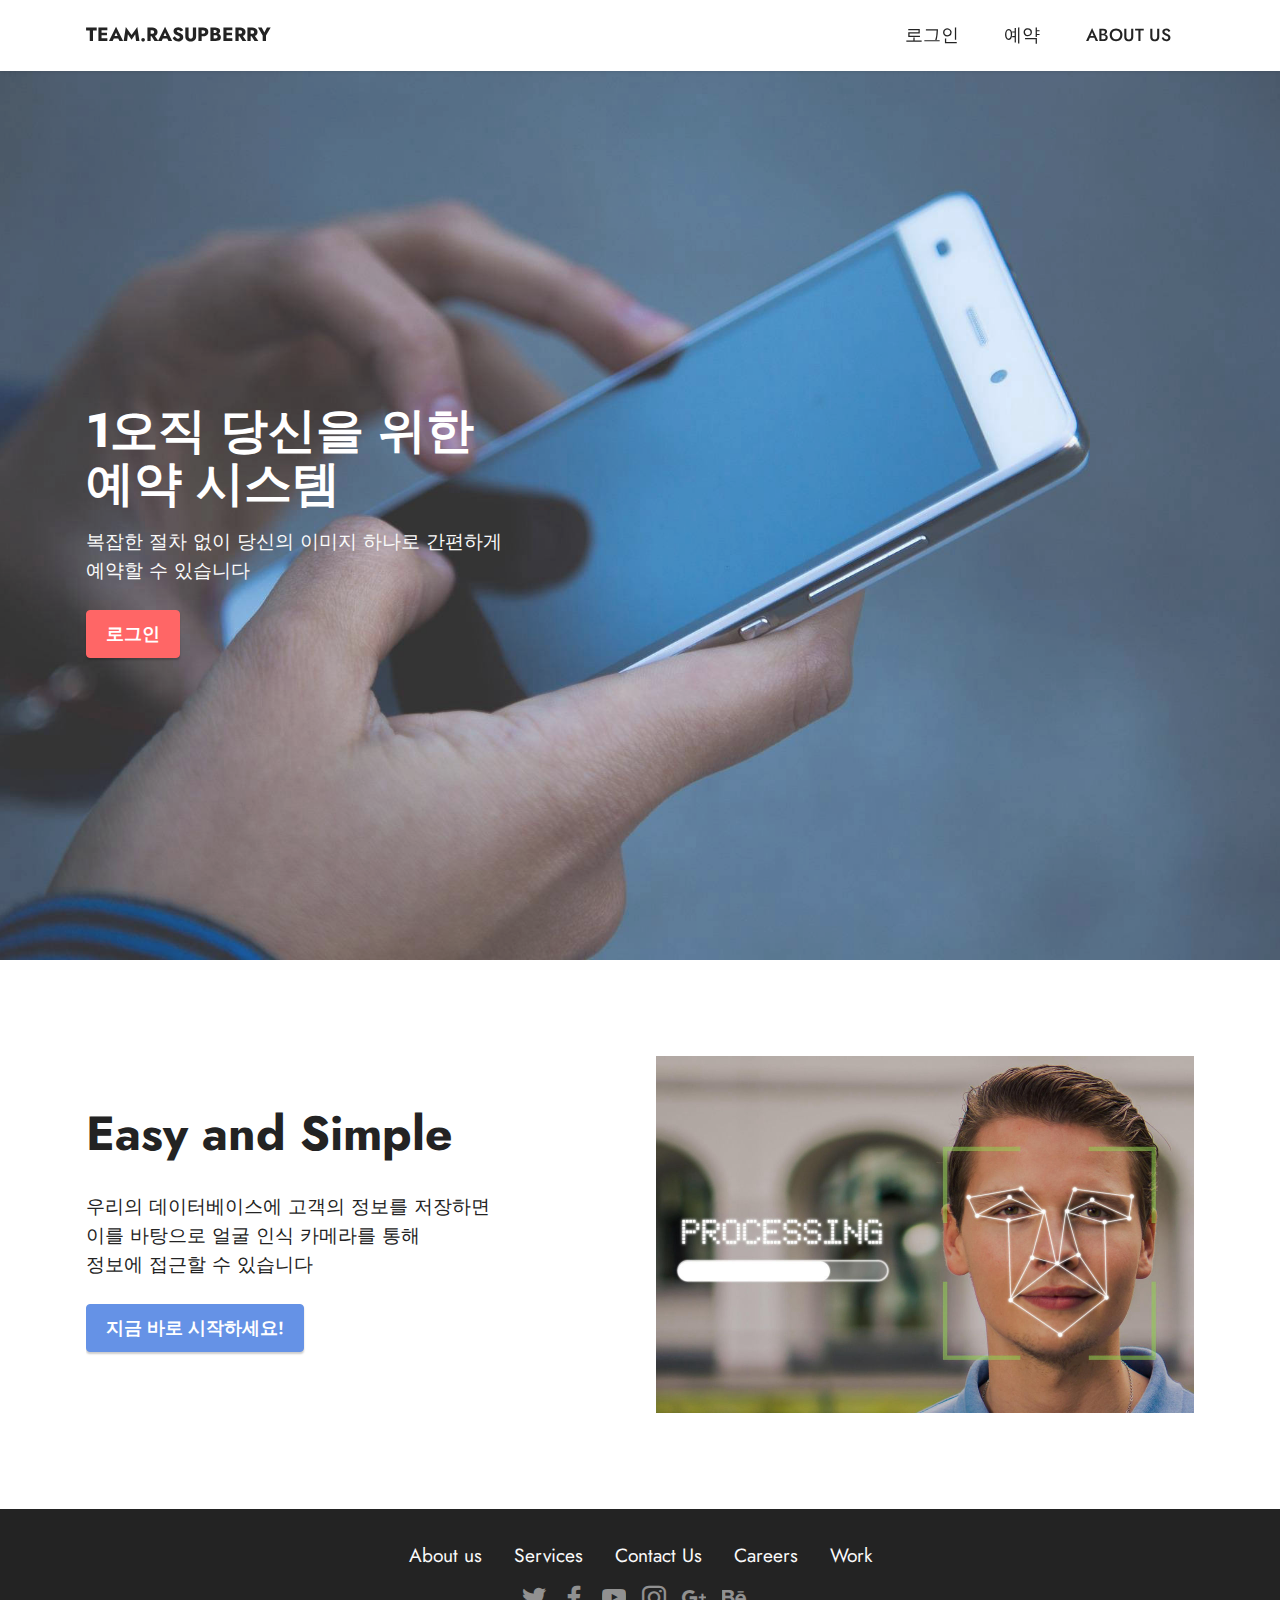
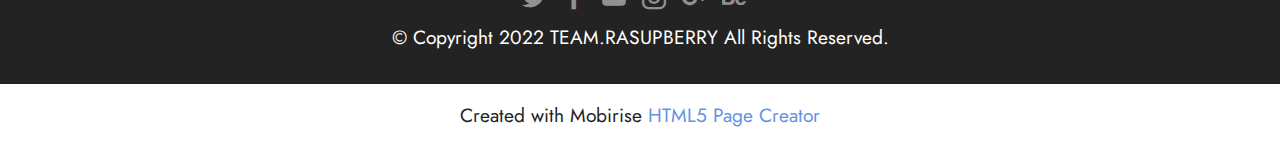
<file: index.html>
<!DOCTYPE html>
<html>
<head>
  <!-- Site made with Mobirise Website Builder v5.6.8, https://mobirise.com -->
  <meta charset="UTF-8">
  <meta http-equiv="X-UA-Compatible" content="IE=edge">
  <meta name="generator" content="Mobirise v5.6.8, mobirise.com">
  <meta name="twitter:card" content="summary_large_image"/>
  <meta name="twitter:image:src" content="">
  <meta property="og:image" content="">
  <meta name="twitter:title" content="TEAM.RASUBEPRRY">
  <meta name="viewport" content="width=device-width, initial-scale=1, minimum-scale=1">
  <link rel="shortcut icon" href="assets/images/logo.png" type="image/x-icon">
  <meta name="description" content="">
  
  
  <title>TEAM.RASUBEPRRY</title>
  <link rel="stylesheet" href="assets/web/assets/mobirise-icons2/mobirise2.css">
  <link rel="stylesheet" href="assets/bootstrap/css/bootstrap.min.css">
  <link rel="stylesheet" href="assets/bootstrap/css/bootstrap-grid.min.css">
  <link rel="stylesheet" href="assets/bootstrap/css/bootstrap-reboot.min.css">
  <link rel="stylesheet" href="assets/dropdown/css/style.css">
  <link rel="stylesheet" href="assets/socicon/css/styles.css">
  <link rel="stylesheet" href="assets/theme/css/style.css">
  <link rel="preload" href="https://fonts.googleapis.com/css?family=Jost:100,200,300,400,500,600,700,800,900,100i,200i,300i,400i,500i,600i,700i,800i,900i&display=swap" as="style" onload="this.onload=null;this.rel='stylesheet'">
  <noscript><link rel="stylesheet" href="https://fonts.googleapis.com/css?family=Jost:100,200,300,400,500,600,700,800,900,100i,200i,300i,400i,500i,600i,700i,800i,900i&display=swap"></noscript>
  <link rel="preload" as="style" href="assets/mobirise/css/mbr-additional.css"><link rel="stylesheet" href="assets/mobirise/css/mbr-additional.css" type="text/css">
  
  
  
  
</head>
<body>
  
  <section data-bs-version="5.1" class="menu menu1 cid-t5kVy33MZV" once="menu" id="menu1-1">
    

    <nav class="navbar navbar-dropdown navbar-fixed-top navbar-expand-lg">
        <div class="container">
            <div class="navbar-brand">
                
                <span class="navbar-caption-wrap"><a class="navbar-caption text-black text-primary display-7" href="https://cafe.naver.com/choijiseon" target="_blank">TEAM.RASUPBERRY</a></span>
            </div>
            <button class="navbar-toggler" type="button" data-toggle="collapse" data-bs-toggle="collapse" data-target="#navbarSupportedContent" data-bs-target="#navbarSupportedContent" aria-controls="navbarNavAltMarkup" aria-expanded="false" aria-label="Toggle navigation">
                <div class="hamburger">
                    <span></span>
                    <span></span>
                    <span></span>
                    <span></span>
                </div>
            </button>
            <div class="collapse navbar-collapse" id="navbarSupportedContent">
                <ul class="navbar-nav nav-dropdown nav-right" data-app-modern-menu="true"><li class="nav-item"><a class="nav-link link text-black display-4" href="https://mobiri.se">로그인</a>
                    </li><li class="nav-item"><a class="nav-link link text-black display-4" href="https://mobiri.se">예약</a></li><li class="nav-item"><a class="nav-link link text-black display-4" href="https://mobiri.se">ABOUT US</a></li></ul>
                
                
            </div>
        </div>
    </nav>
</section>

<section data-bs-version="5.1" class="header1 cid-t6PBWwOQw0 mbr-fullscreen" id="header1-f">

    

    
    <div class="mbr-overlay" style="opacity: 0.1; background-color: rgb(250, 250, 250);"></div>

    <div class="container">
        <div class="row">
            <div class="col-12 col-lg-5">
                <h1 class="mbr-section-title mbr-fonts-style mb-3 display-2"><strong><br>1오직 당신을 위한<br>예약 시스템</strong></h1>
                
                <p class="mbr-text mbr-fonts-style display-7">복잡한 절차 없이 당신의 이미지 하나로 간편하게<br>예약할 수 있습니다</p>
                <div class="mbr-section-btn mt-3"><a class="btn btn-secondary display-4" href="https://mobiri.se">로그인</a></div>
            </div>
        </div>
    </div>
</section>

<section data-bs-version="5.1" class="features18 cid-t6EFKV9v34" id="features19-c">

    

    
    
    <div class="container">
        <div class="row justify-content-center">
            <div class="card col-12 col-lg">
                <div class="card-wrapper">
                    <h6 class="card-title mbr-fonts-style mb-4 display-2">
                        <strong>Easy and Simple</strong>
                    </h6>
                    <p class="mbr-text mbr-fonts-style display-7">
                        우리의 데이터베이스에 고객의 정보를 저장하면<br>이를 바탕으로 얼굴 인식 카메라를 통해<br>정보에 접근할 수 있습니다<br></p>
                    <div class="mbr-section-btn"><a class="btn btn-primary display-4" href="https://mobiri.se">지금 바로 시작하세요!</a></div>
                </div>
            </div>
            <div class="col-12 col-lg-6">
                <div class="image-wrapper">
                    <img src="assets/images/man-g161ee8663-1920-1076x714.jpg" alt="Mobirise Website Builder">
                </div>
            </div>
        </div>
    </div>
</section>

<section data-bs-version="5.1" class="footer3 cid-t6EFndJo4z" once="footers" id="footer3-b">

    

    

    <div class="container">
        <div class="media-container-row align-center mbr-white">
            <div class="row row-links">
                <ul class="foot-menu">
                    
                    
                    
                    
                    
                <li class="foot-menu-item mbr-fonts-style display-7">
                        <a class="text-white" href="#" target="_blank">About us</a>
                    </li><li class="foot-menu-item mbr-fonts-style display-7">
                        <a class="text-white" href="#" target="_blank">Services</a>
                    </li><li class="foot-menu-item mbr-fonts-style display-7">
                        <a class="text-white" href="#" target="_blank">Contact Us</a>
                    </li><li class="foot-menu-item mbr-fonts-style display-7">
                        <a class="text-white" href="#" target="_blank">Careers</a>
                    </li><li class="foot-menu-item mbr-fonts-style display-7">
                        <a class="text-white" href="#" target="_blank">Work</a>
                    </li></ul>
            </div>
            <div class="row social-row">
                <div class="social-list align-right pb-2">
                    
                    
                    
                    
                    
                    
                <div class="soc-item">
                        <a href="https://twitter.com/mobirise" target="_blank">
                            <span class="socicon-twitter socicon mbr-iconfont mbr-iconfont-social"></span>
                        </a>
                    </div><div class="soc-item">
                        <a href="https://www.facebook.com/pages/Mobirise/1616226671953247" target="_blank">
                            <span class="socicon-facebook socicon mbr-iconfont mbr-iconfont-social"></span>
                        </a>
                    </div><div class="soc-item">
                        <a href="https://www.youtube.com/c/mobirise" target="_blank">
                            <span class="socicon-youtube socicon mbr-iconfont mbr-iconfont-social"></span>
                        </a>
                    </div><div class="soc-item">
                        <a href="https://instagram.com/mobirise" target="_blank">
                            <span class="socicon-instagram socicon mbr-iconfont mbr-iconfont-social"></span>
                        </a>
                    </div><div class="soc-item">
                        <a href="https://plus.google.com/u/0/+Mobirise" target="_blank">
                            <span class="socicon-googleplus socicon mbr-iconfont mbr-iconfont-social"></span>
                        </a>
                    </div><div class="soc-item">
                        <a href="https://www.behance.net/Mobirise" target="_blank">
                            <span class="socicon-behance socicon mbr-iconfont mbr-iconfont-social"></span>
                        </a>
                    </div></div>
            </div>
            <div class="row row-copirayt">
                <p class="mbr-text mb-0 mbr-fonts-style mbr-white align-center display-7">
                    © Copyright 2022 TEAM.RASUPBERRY All Rights Reserved.
                </p>
            </div>
        </div>
    </div>
</section><section class="display-7" style="padding: 0;align-items: center;justify-content: center;flex-wrap: wrap;    align-content: center;display: flex;position: relative;height: 4rem;"><a href="https://mobiri.se/2768639" style="flex: 1 1;height: 4rem;position: absolute;width: 100%;z-index: 1;"><img alt="" style="height: 4rem;" src="[data-uri]"></a><p style="margin: 0;text-align: center;" class="display-7">Created with Mobirise &#8204;</p><a style="z-index:1" href="https://mobirise.com/html-builder.html">HTML5 Page Creator</a></section><script src="assets/bootstrap/js/bootstrap.bundle.min.js"></script>  <script src="assets/smoothscroll/smooth-scroll.js"></script>  <script src="assets/ytplayer/index.js"></script>  <script src="assets/dropdown/js/navbar-dropdown.js"></script>  <script src="assets/theme/js/script.js"></script>  
  
  
</body>
</html>
</file>
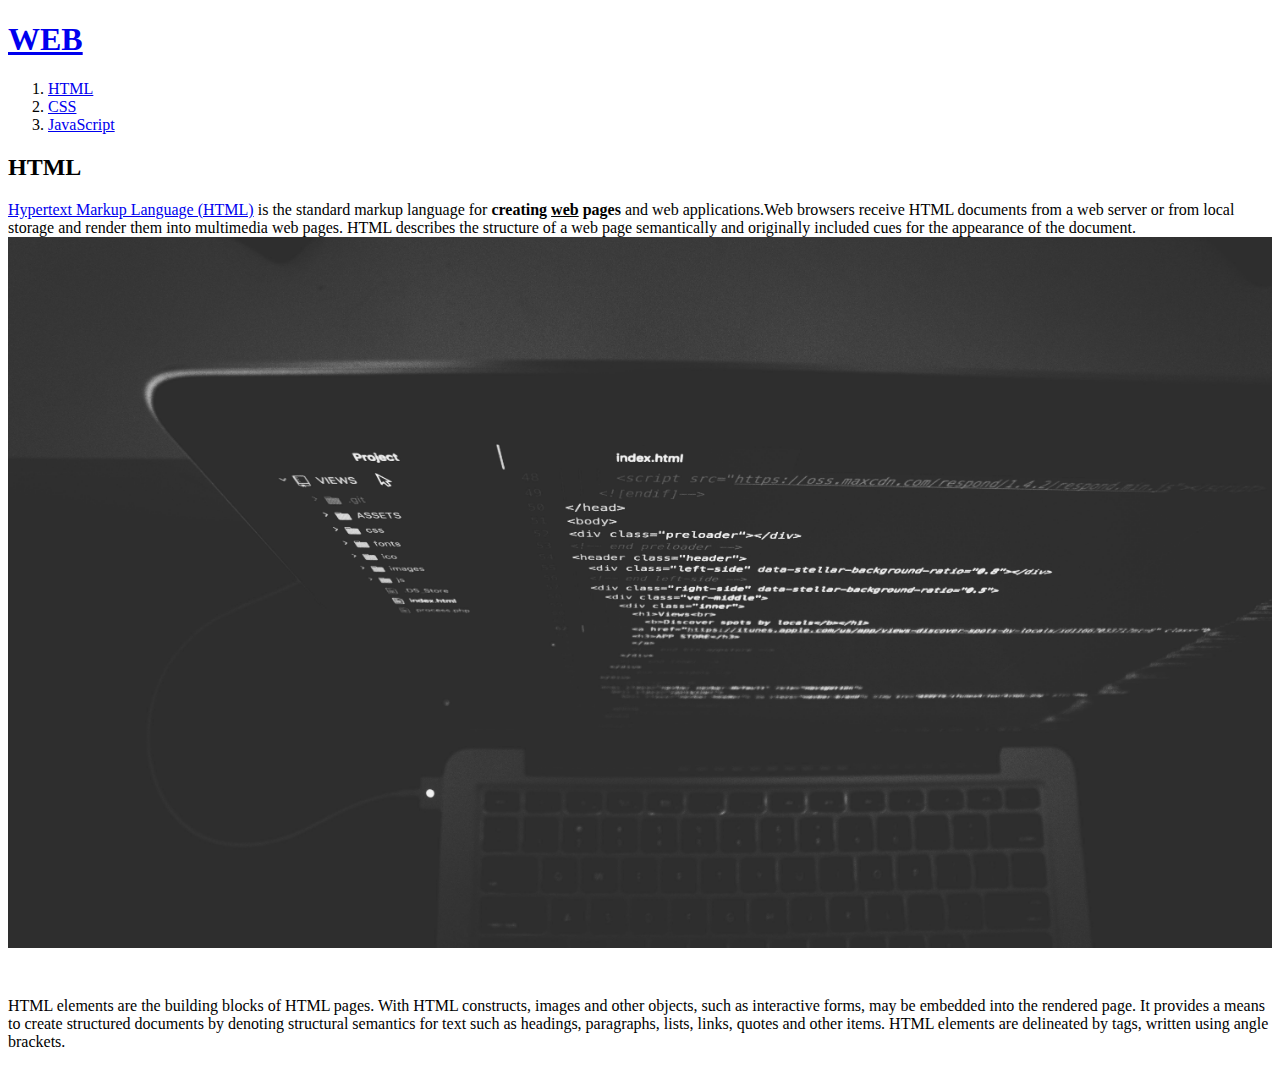
<file: 1.html>
<!doctype html>
<html>
<head>
  <title>WEB1 - HTML</title>
  <meta charset="utf-8">
</head>
<body>
  <h1><a href="index.html">WEB</a></h1>
  <ol>
    <li><a href="1.html">HTML</a></li>
    <li><a href="2.html">CSS</a></li>
    <li><a href="3.html">JavaScript</a></li>
  </ol>
  <h2>HTML</h2>
  <p><a href="https://www.w3.org/TR/html5/" target="_blank" title="html5 speicification">Hypertext Markup Language (HTML)</a> is the standard markup language for <strong>creating <u>web</u> pages</strong> and web applications.Web browsers receive HTML documents from a web server or from local storage and render them into multimedia web pages. HTML describes the structure of a web page semantically and originally included cues for the appearance of the document.
  <img src="coding.jpg" width="100%">
  </p><p style="margin-top:45px;">HTML elements are the building blocks of HTML pages. With HTML constructs, images and other objects, such as interactive forms, may be embedded into the rendered page. It provides a means to create structured documents by denoting structural semantics for text such as headings, paragraphs, lists, links, quotes and other items. HTML elements are delineated by tags, written using angle brackets.
  </p>
</body>
</html>
</file>
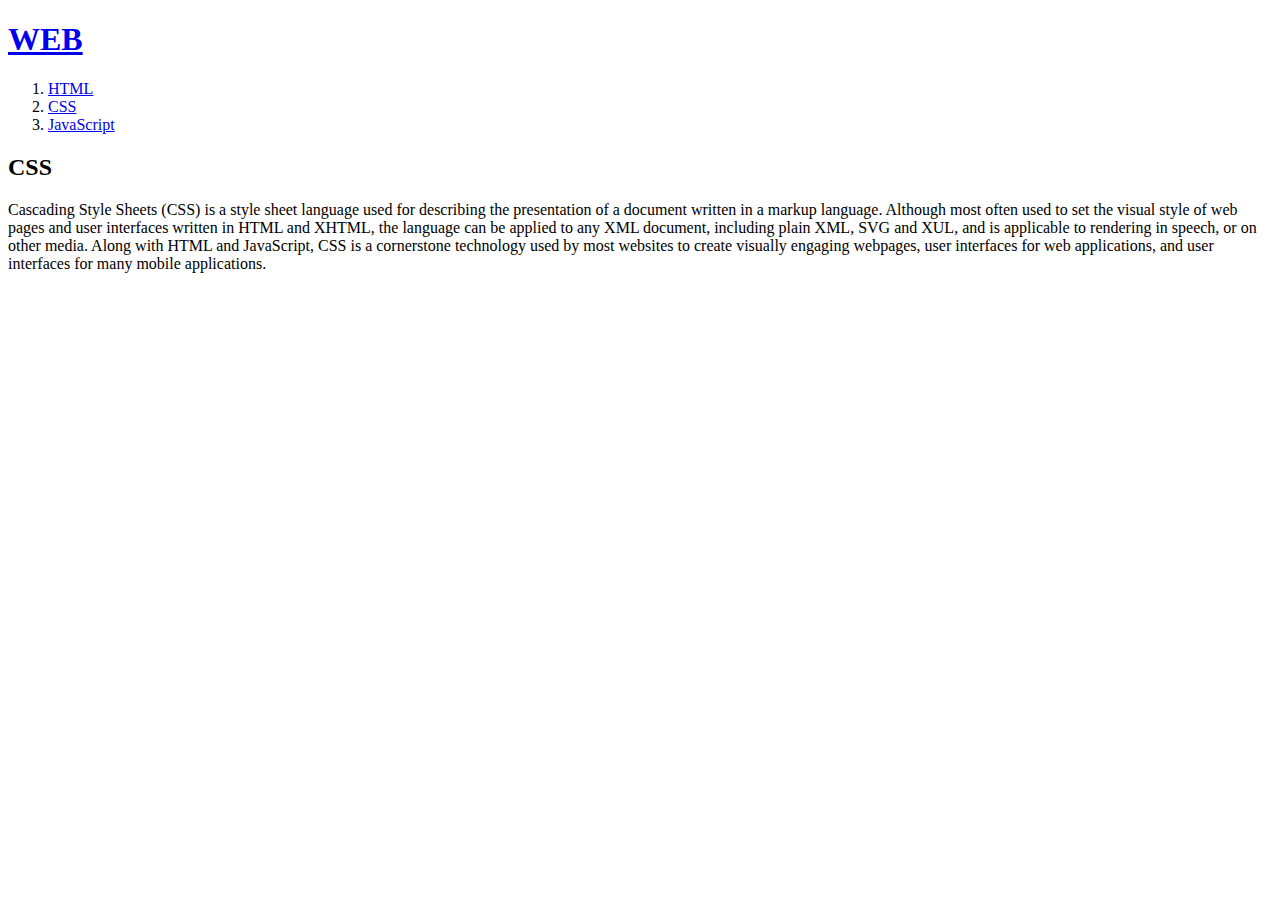
<file: 2.html>
<!doctype html>
<html>
<head>
  <title>WEB1 - CSS</title>
  <meta charset="utf-8">
</head>
<body>
  <h1><a href="index.html">WEB</a></h1>
  <ol>
    <li><a href="1.html">HTML</a></li>
    <li><a href="2.html">CSS</a></li>
    <li><a href="3.html">JavaScript</a></li>
  </ol>
  <h2>CSS</h2>
  <p>
    Cascading Style Sheets (CSS) is a style sheet language used for describing the presentation of a document written in a markup language. Although most often used to set the visual style of web pages and user interfaces written in HTML and XHTML, the language can be applied to any XML document, including plain XML, SVG and XUL, and is applicable to rendering in speech, or on other media. Along with HTML and JavaScript, CSS is a cornerstone technology used by most websites to create visually engaging webpages, user interfaces for web applications, and user interfaces for many mobile applications.
  </p>
</body>
</html>
</file>
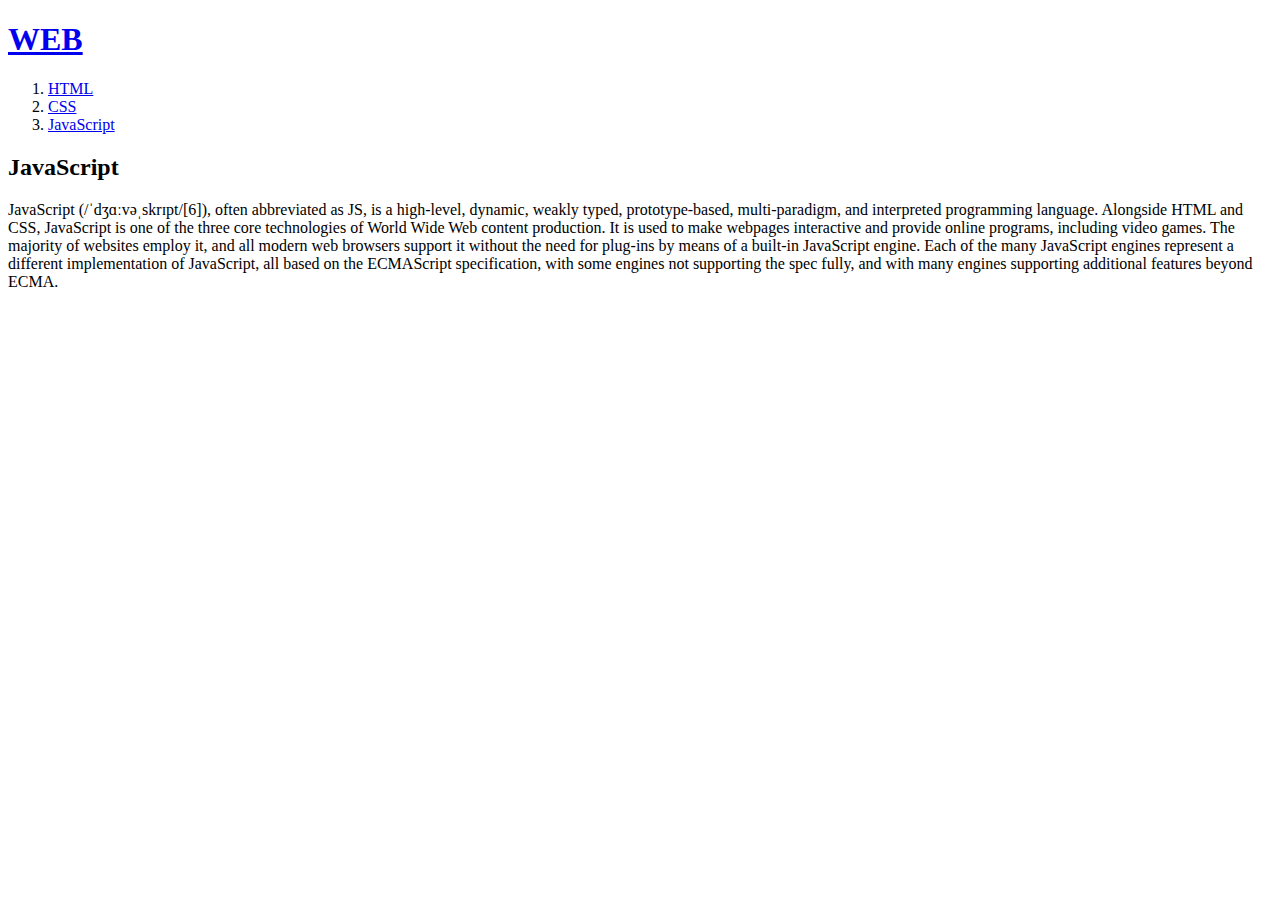
<file: 3.html>
<!doctype html>
<html>
<head>
  <title>WEB1 - JavaScript</title>
  <meta charset="utf-8">
</head>
<body>
  <h1><a href="index.html">WEB</a></h1>
  <ol>
    <li><a href="1.html">HTML</a></li>
    <li><a href="2.html">CSS</a></li>
    <li><a href="3.html">JavaScript</a></li>
  </ol>
  <h2>JavaScript</h2>
  <p>
    JavaScript (/ˈdʒɑːvəˌskrɪpt/[6]), often abbreviated as JS, is a high-level, dynamic, weakly typed, prototype-based, multi-paradigm, and interpreted programming language. Alongside HTML and CSS, JavaScript is one of the three core technologies of World Wide Web content production. It is used to make webpages interactive and provide online programs, including video games. The majority of websites employ it, and all modern web browsers support it without the need for plug-ins by means of a built-in JavaScript engine. Each of the many JavaScript engines represent a different implementation of JavaScript, all based on the ECMAScript specification, with some engines not supporting the spec fully, and with many engines supporting additional features beyond ECMA.
  </p>
</body>
</html>
</file>
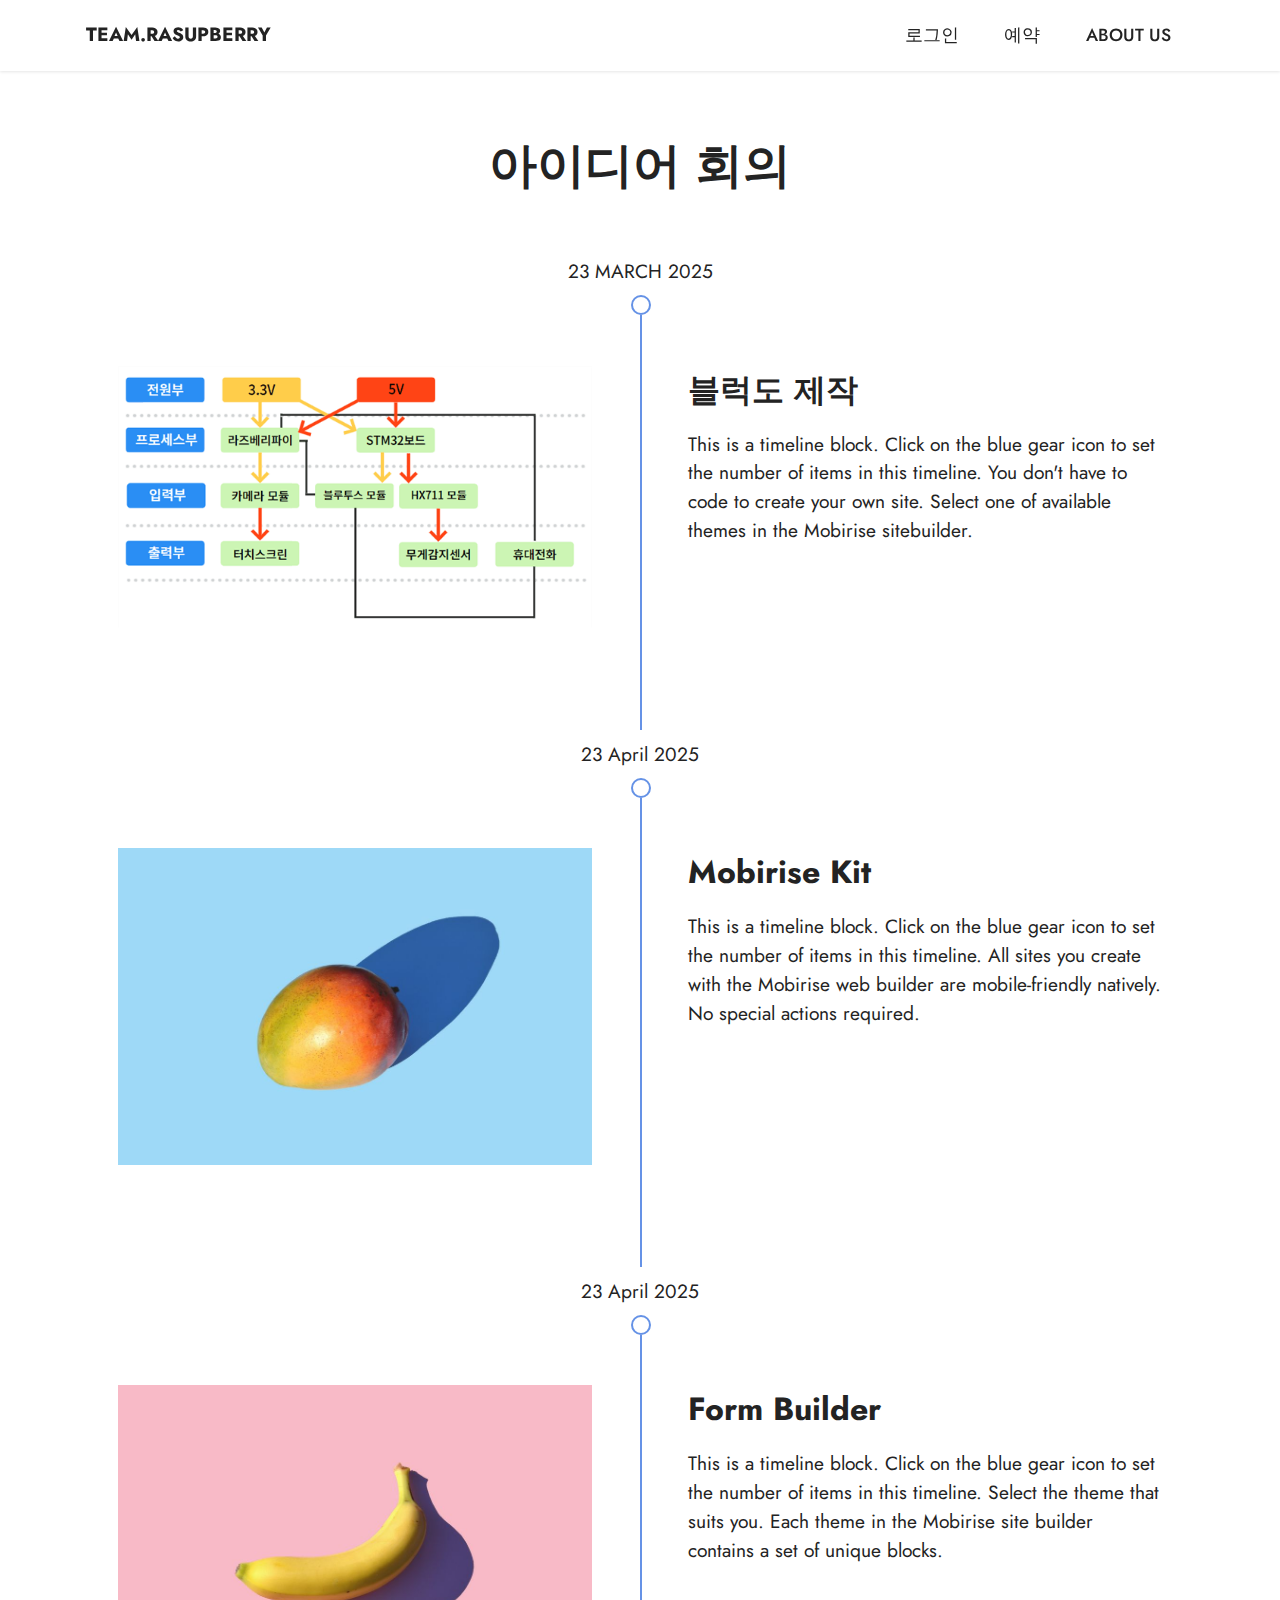
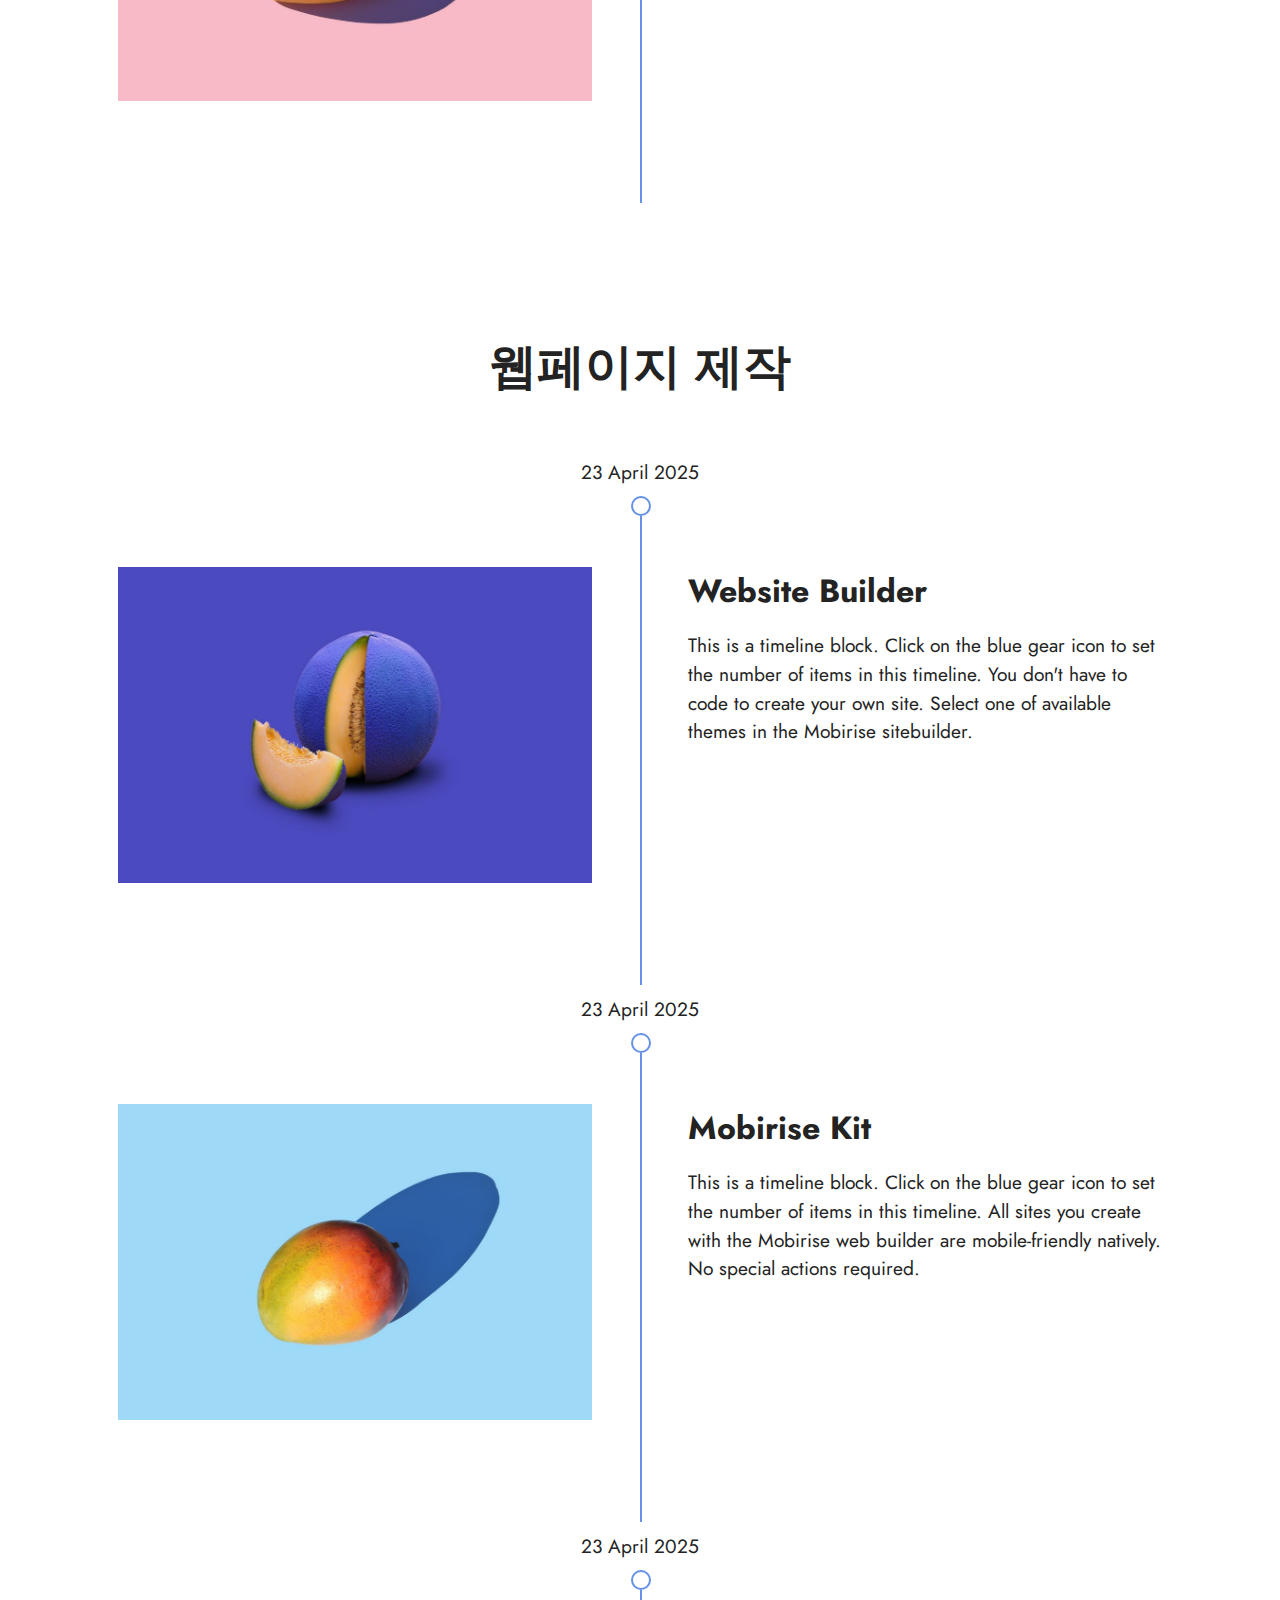
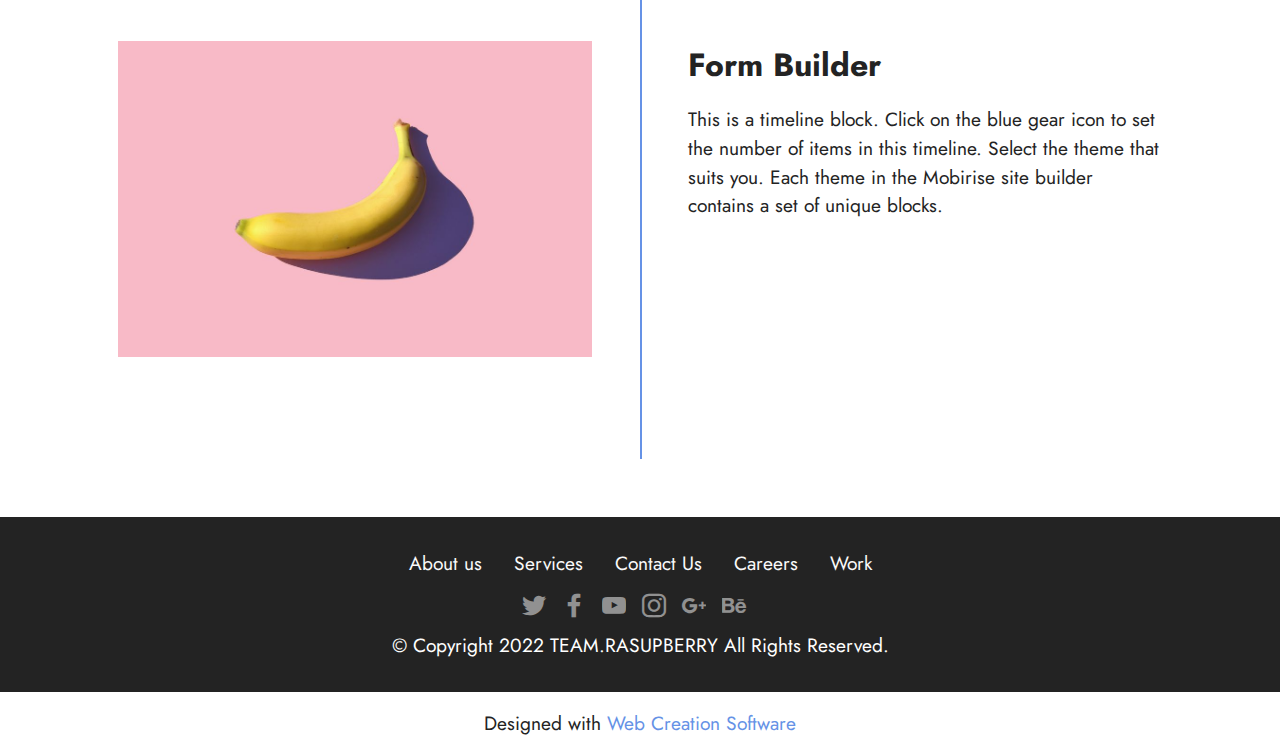
<file: aboutus.html>
<!DOCTYPE html>
<html  >
<head>
  <!-- Site made with Mobirise Website Builder v5.6.8, https://mobirise.com -->
  <meta charset="UTF-8">
  <meta http-equiv="X-UA-Compatible" content="IE=edge">
  <meta name="generator" content="Mobirise v5.6.8, mobirise.com">
  <meta name="twitter:card" content="summary_large_image"/>
  <meta name="twitter:image:src" content="">
  <meta property="og:image" content="">
  <meta name="twitter:title" content="ABOUT US">
  <meta name="viewport" content="width=device-width, initial-scale=1, minimum-scale=1">
  <link rel="shortcut icon" href="assets/images/logo.png" type="image/x-icon">
  <meta name="description" content="">
  
  
  <title>ABOUT US</title>
  <link rel="stylesheet" href="assets/bootstrap/css/bootstrap.min.css">
  <link rel="stylesheet" href="assets/bootstrap/css/bootstrap-grid.min.css">
  <link rel="stylesheet" href="assets/bootstrap/css/bootstrap-reboot.min.css">
  <link rel="stylesheet" href="assets/dropdown/css/style.css">
  <link rel="stylesheet" href="assets/socicon/css/styles.css">
  <link rel="stylesheet" href="assets/theme/css/style.css">
  <link rel="preload" href="https://fonts.googleapis.com/css?family=Jost:100,200,300,400,500,600,700,800,900,100i,200i,300i,400i,500i,600i,700i,800i,900i&display=swap" as="style" onload="this.onload=null;this.rel='stylesheet'">
  <noscript><link rel="stylesheet" href="https://fonts.googleapis.com/css?family=Jost:100,200,300,400,500,600,700,800,900,100i,200i,300i,400i,500i,600i,700i,800i,900i&display=swap"></noscript>
  <link rel="preload" as="style" href="assets/mobirise/css/mbr-additional.css"><link rel="stylesheet" href="assets/mobirise/css/mbr-additional.css" type="text/css">
  
  
  
  
</head>
<body>
  
  <section data-bs-version="5.1" class="menu menu1 cid-t5kVy33MZV" once="menu" id="menu1-o">
    

    <nav class="navbar navbar-dropdown navbar-fixed-top navbar-expand-lg">
        <div class="container">
            <div class="navbar-brand">
                
                <span class="navbar-caption-wrap"><a class="navbar-caption text-black text-primary display-7" href="https://cafe.naver.com/choijiseon" target="_blank">TEAM.RASUPBERRY</a></span>
            </div>
            <button class="navbar-toggler" type="button" data-toggle="collapse" data-bs-toggle="collapse" data-target="#navbarSupportedContent" data-bs-target="#navbarSupportedContent" aria-controls="navbarNavAltMarkup" aria-expanded="false" aria-label="Toggle navigation">
                <div class="hamburger">
                    <span></span>
                    <span></span>
                    <span></span>
                    <span></span>
                </div>
            </button>
            <div class="collapse navbar-collapse" id="navbarSupportedContent">
                <ul class="navbar-nav nav-dropdown nav-right" data-app-modern-menu="true"><li class="nav-item"><a class="nav-link link text-black display-4" href="https://mobiri.se">로그인</a>
                    </li><li class="nav-item"><a class="nav-link link text-black display-4" href="https://mobiri.se">예약</a></li><li class="nav-item"><a class="nav-link link text-black display-4" href="https://mobiri.se">ABOUT US</a></li></ul>
                
                
            </div>
        </div>
    </nav>
</section>

<section data-bs-version="5.1" class="timeline3 cid-t7har7Ikk2" id="timeline3-s">
    

    
    
    <div class="container">
        <div class="mbr-section-head">
            <h3 class="mbr-section-title mbr-fonts-style align-center mb-0 display-2"><strong>아이디어 회의</strong></h3>
            
        </div>
        <div class="timelines-container mt-4">
            <div class="row timeline-element first-separline mb-5">
                <div class="timeline-date col-12">
                    <div class="timeline-date-wrapper">
                        <p class="mbr-timeline-date display-7">
                            23 MARCH 2025</p>
                    </div>
                </div>
                <span class="iconBackground"></span>
                <div class="col-12 col-md-6">
                    <div class="image-wrapper">
                        <img src="assets/images/-626x346.png" alt="Mobirise Website Builder" title="">
                    </div>
                </div>
                <div class="col-12 col-md-6">
                    <div class="timeline-text-wrapper">
                        <h4 class="mbr-timeline-title mbr-fonts-style mb-0 display-5"><strong>블럭도 제작</strong></h4>
                        <p class="mbr-text mbr-fonts-style mt-3 mb-0 display-7">
                            This is a timeline block. Click on the blue gear icon to set the number of items in this timeline. You don't have to code to create your own site. Select one of available themes in the Mobirise sitebuilder.
                        </p>
                    </div>
                </div>
            </div>
            <div class="row timeline-element first-separline mb-5">
                <div class="timeline-date col-12">
                    <div class="timeline-date-wrapper">
                        <p class="mbr-timeline-date display-7">
                            23 April 2025</p>
                    </div>
                </div>
                <span class="iconBackground"></span>
                <div class="col-12 col-md-6">
                    <div class="image-wrapper">
                        <img src="assets/images/features2.jpg" alt="Mobirise Website Builder" title="">
                    </div>
                </div>
                <div class="col-12 col-md-6">
                    <div class="timeline-text-wrapper">
                        <h4 class="mbr-timeline-title mbr-fonts-style mb-0 display-5">
                            <strong>Mobirise Kit</strong>
                        </h4>
                        <p class="mbr-text mbr-fonts-style mt-3 mb-0 display-7">
                            This is a timeline block. Click on the blue gear icon to set the number of items in this timeline. All sites you create with the Mobirise web builder are mobile-friendly natively. No special actions required.
                        </p>
                    </div>
                </div>
            </div>
            <div class="row timeline-element first-separline mb-5">
                <div class="timeline-date col-12">
                    <div class="timeline-date-wrapper">
                        <p class="mbr-timeline-date display-7">
                            23 April 2025</p>
                    </div>
                </div>
                <span class="iconBackground"></span>
                <div class="col-12 col-md-6">
                    <div class="image-wrapper">
                        <img src="assets/images/features3.jpg" alt="Mobirise Website Builder" title="">
                    </div>
                </div>
                <div class="col-12 col-md-6">
                    <div class="timeline-text-wrapper">
                        <h4 class="mbr-timeline-title mbr-fonts-style mb-0 display-5">
                            <strong>Form Builder</strong>
                        </h4>
                        <p class="mbr-text mbr-fonts-style mt-3 mb-0 display-7">
                            This is a timeline block. Click on the blue gear icon to set the number of items in this timeline. Select the theme that suits you. Each theme in the Mobirise site builder contains a set of unique blocks.
                        </p>
                    </div>
                </div>
            </div>
            
            
            
            
            
            
            
            
            
        </div>
    </div>
</section>

<section data-bs-version="5.1" class="timeline3 cid-t7hbJC0p76" id="timeline3-u">
    

    
    
    <div class="container">
        <div class="mbr-section-head">
            <h3 class="mbr-section-title mbr-fonts-style align-center mb-0 display-2"><strong>웹페이지 제작</strong></h3>
            
        </div>
        <div class="timelines-container mt-4">
            <div class="row timeline-element first-separline mb-5">
                <div class="timeline-date col-12">
                    <div class="timeline-date-wrapper">
                        <p class="mbr-timeline-date display-7">
                            23 April 2025</p>
                    </div>
                </div>
                <span class="iconBackground"></span>
                <div class="col-12 col-md-6">
                    <div class="image-wrapper">
                        <img src="assets/images/features1.jpg" alt="Mobirise Website Builder" title="">
                    </div>
                </div>
                <div class="col-12 col-md-6">
                    <div class="timeline-text-wrapper">
                        <h4 class="mbr-timeline-title mbr-fonts-style mb-0 display-5">
                            <strong>Website Builder</strong>
                        </h4>
                        <p class="mbr-text mbr-fonts-style mt-3 mb-0 display-7">
                            This is a timeline block. Click on the blue gear icon to set the number of items in this timeline. You don't have to code to create your own site. Select one of available themes in the Mobirise sitebuilder.
                        </p>
                    </div>
                </div>
            </div>
            <div class="row timeline-element first-separline mb-5">
                <div class="timeline-date col-12">
                    <div class="timeline-date-wrapper">
                        <p class="mbr-timeline-date display-7">
                            23 April 2025</p>
                    </div>
                </div>
                <span class="iconBackground"></span>
                <div class="col-12 col-md-6">
                    <div class="image-wrapper">
                        <img src="assets/images/features2.jpg" alt="Mobirise Website Builder" title="">
                    </div>
                </div>
                <div class="col-12 col-md-6">
                    <div class="timeline-text-wrapper">
                        <h4 class="mbr-timeline-title mbr-fonts-style mb-0 display-5">
                            <strong>Mobirise Kit</strong>
                        </h4>
                        <p class="mbr-text mbr-fonts-style mt-3 mb-0 display-7">
                            This is a timeline block. Click on the blue gear icon to set the number of items in this timeline. All sites you create with the Mobirise web builder are mobile-friendly natively. No special actions required.
                        </p>
                    </div>
                </div>
            </div>
            <div class="row timeline-element first-separline mb-5">
                <div class="timeline-date col-12">
                    <div class="timeline-date-wrapper">
                        <p class="mbr-timeline-date display-7">
                            23 April 2025</p>
                    </div>
                </div>
                <span class="iconBackground"></span>
                <div class="col-12 col-md-6">
                    <div class="image-wrapper">
                        <img src="assets/images/features3.jpg" alt="Mobirise Website Builder" title="">
                    </div>
                </div>
                <div class="col-12 col-md-6">
                    <div class="timeline-text-wrapper">
                        <h4 class="mbr-timeline-title mbr-fonts-style mb-0 display-5">
                            <strong>Form Builder</strong>
                        </h4>
                        <p class="mbr-text mbr-fonts-style mt-3 mb-0 display-7">
                            This is a timeline block. Click on the blue gear icon to set the number of items in this timeline. Select the theme that suits you. Each theme in the Mobirise site builder contains a set of unique blocks.
                        </p>
                    </div>
                </div>
            </div>
            
            
            
            
            
            
            
            
            
        </div>
    </div>
</section>

<section data-bs-version="5.1" class="footer3 cid-t6EFndJo4z" once="footers" id="footer3-p">

    

    

    <div class="container">
        <div class="media-container-row align-center mbr-white">
            <div class="row row-links">
                <ul class="foot-menu">
                    
                    
                    
                    
                    
                <li class="foot-menu-item mbr-fonts-style display-7">
                        <a class="text-white" href="#" target="_blank">About us</a>
                    </li><li class="foot-menu-item mbr-fonts-style display-7">
                        <a class="text-white" href="#" target="_blank">Services</a>
                    </li><li class="foot-menu-item mbr-fonts-style display-7">
                        <a class="text-white" href="#" target="_blank">Contact Us</a>
                    </li><li class="foot-menu-item mbr-fonts-style display-7">
                        <a class="text-white" href="#" target="_blank">Careers</a>
                    </li><li class="foot-menu-item mbr-fonts-style display-7">
                        <a class="text-white" href="#" target="_blank">Work</a>
                    </li></ul>
            </div>
            <div class="row social-row">
                <div class="social-list align-right pb-2">
                    
                    
                    
                    
                    
                    
                <div class="soc-item">
                        <a href="https://twitter.com/mobirise" target="_blank">
                            <span class="socicon-twitter socicon mbr-iconfont mbr-iconfont-social"></span>
                        </a>
                    </div><div class="soc-item">
                        <a href="https://www.facebook.com/pages/Mobirise/1616226671953247" target="_blank">
                            <span class="socicon-facebook socicon mbr-iconfont mbr-iconfont-social"></span>
                        </a>
                    </div><div class="soc-item">
                        <a href="https://www.youtube.com/c/mobirise" target="_blank">
                            <span class="socicon-youtube socicon mbr-iconfont mbr-iconfont-social"></span>
                        </a>
                    </div><div class="soc-item">
                        <a href="https://instagram.com/mobirise" target="_blank">
                            <span class="socicon-instagram socicon mbr-iconfont mbr-iconfont-social"></span>
                        </a>
                    </div><div class="soc-item">
                        <a href="https://plus.google.com/u/0/+Mobirise" target="_blank">
                            <span class="socicon-googleplus socicon mbr-iconfont mbr-iconfont-social"></span>
                        </a>
                    </div><div class="soc-item">
                        <a href="https://www.behance.net/Mobirise" target="_blank">
                            <span class="socicon-behance socicon mbr-iconfont mbr-iconfont-social"></span>
                        </a>
                    </div></div>
            </div>
            <div class="row row-copirayt">
                <p class="mbr-text mb-0 mbr-fonts-style mbr-white align-center display-7">
                    © Copyright 2022 TEAM.RASUPBERRY All Rights Reserved.
                </p>
            </div>
        </div>
    </div>
</section><section class="display-7" style="padding: 0;align-items: center;justify-content: center;flex-wrap: wrap;    align-content: center;display: flex;position: relative;height: 4rem;"><a href="https://mobiri.se/2768639" style="flex: 1 1;height: 4rem;position: absolute;width: 100%;z-index: 1;"><img alt="" style="height: 4rem;" src="[data-uri]"></a><p style="margin: 0;text-align: center;" class="display-7">Designed with &#8204;</p><a style="z-index:1" href="https://mobirise.com"> Web  Creation Software</a></section><script src="assets/bootstrap/js/bootstrap.bundle.min.js"></script>  <script src="assets/smoothscroll/smooth-scroll.js"></script>  <script src="assets/ytplayer/index.js"></script>  <script src="assets/dropdown/js/navbar-dropdown.js"></script>  <script src="assets/theme/js/script.js"></script>  
  
  
</body>
</html>
</file>
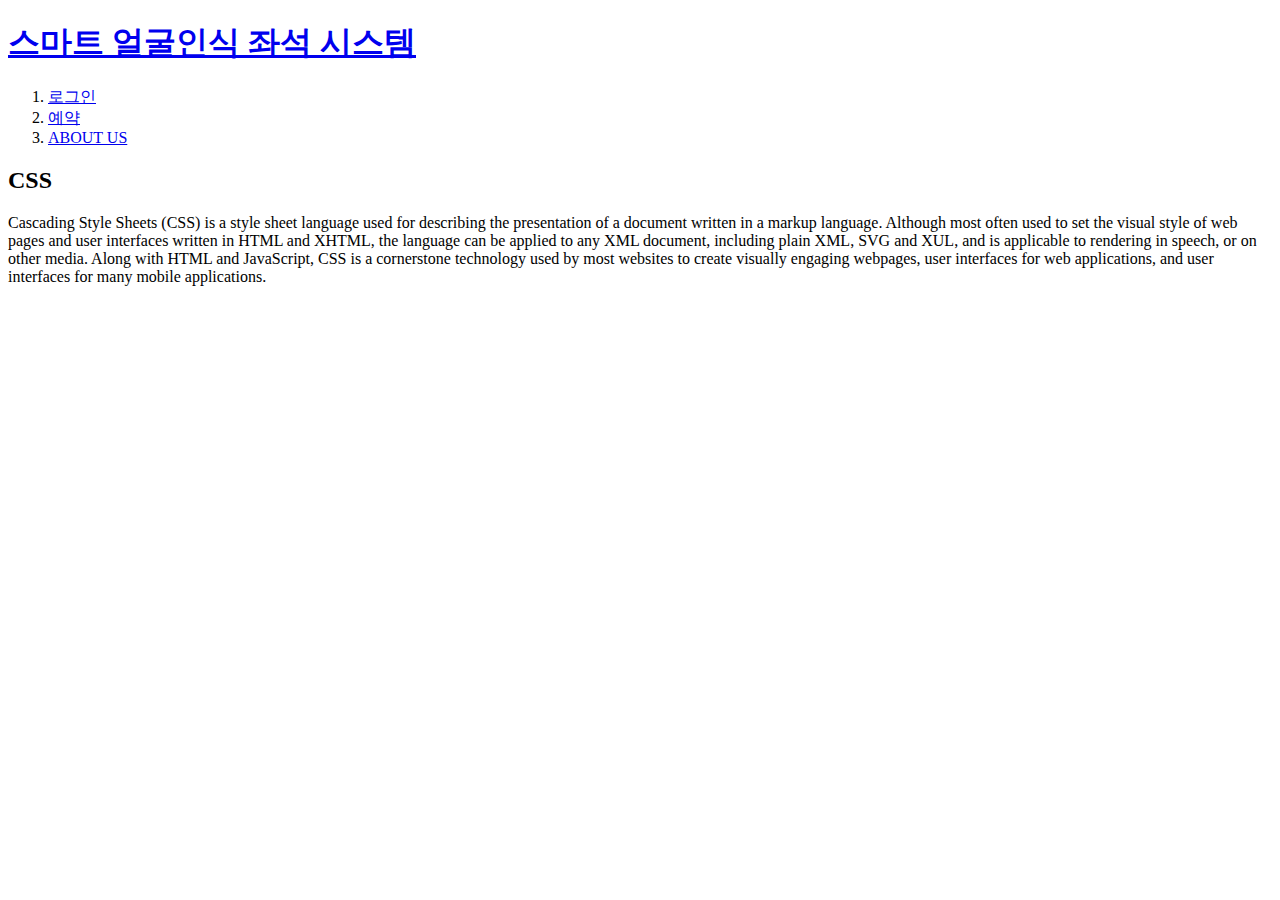
<file: book.html>
<!doctype html>
<html>
<head>
  <title>스마트 얼굴인식 좌석 시스템-예약</title>
  <meta charset="utf-8">
</head>
<body>
  <h1><a href="index.html">스마트 얼굴인식 좌석 시스템</a></h1>
  <ol>
    <li><a href="login.html">로그인</a></li>
    <li><a href="book.html">예약</a></li>
    <li><a href="aboutus.html">ABOUT US</a></li>
  </ol>
  <h2>CSS</h2>
  <p>
    Cascading Style Sheets (CSS) is a style sheet language used for describing the presentation of a document written in a markup language. Although most often used to set the visual style of web pages and user interfaces written in HTML and XHTML, the language can be applied to any XML document, including plain XML, SVG and XUL, and is applicable to rendering in speech, or on other media. Along with HTML and JavaScript, CSS is a cornerstone technology used by most websites to create visually engaging webpages, user interfaces for web applications, and user interfaces for many mobile applications.
  </p>
</body>
</html>
</file>
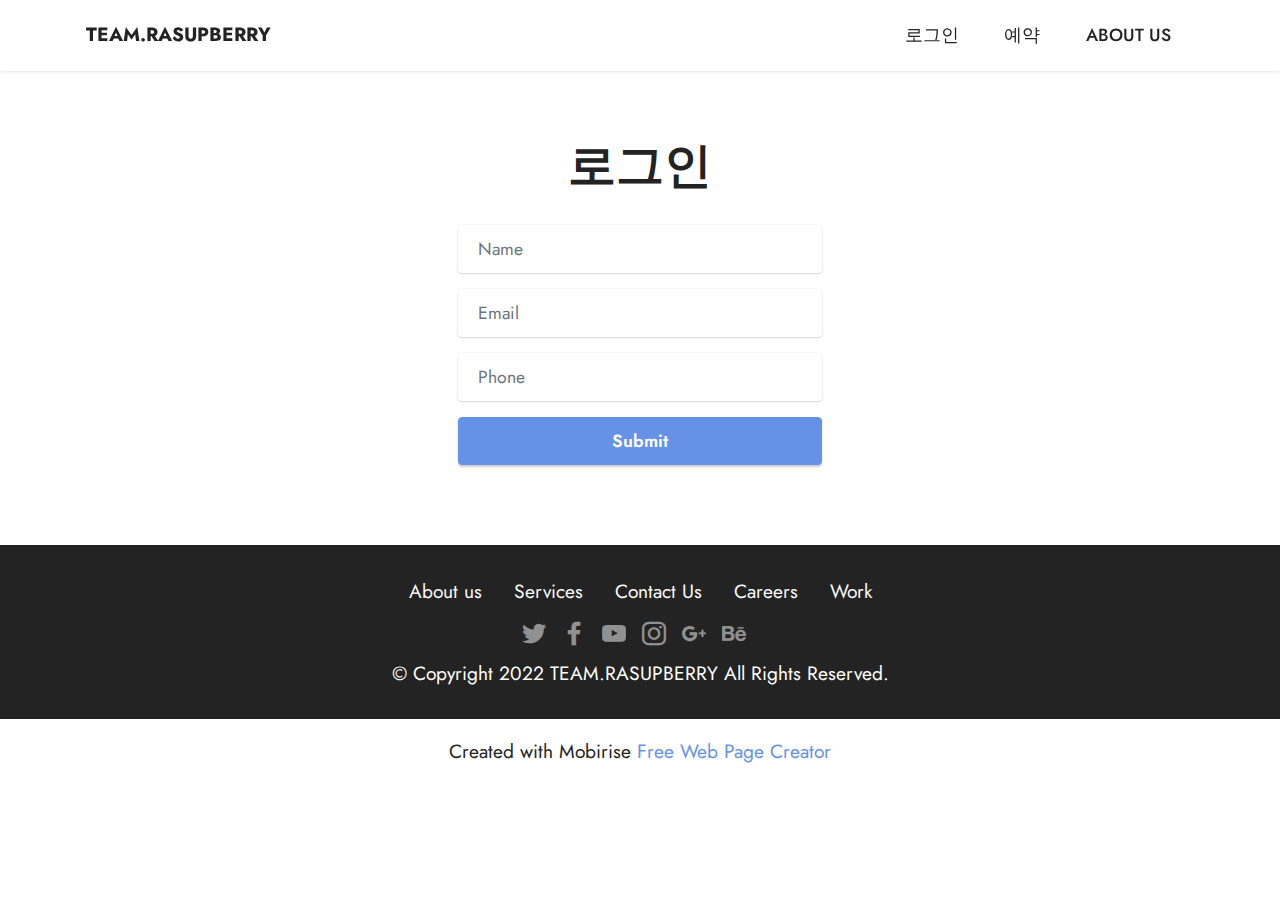
<file: login.html>
<!DOCTYPE html>
<html  >
<head>
  <!-- Site made with Mobirise Website Builder v5.6.8, https://mobirise.com -->
  <meta charset="UTF-8">
  <meta http-equiv="X-UA-Compatible" content="IE=edge">
  <meta name="generator" content="Mobirise v5.6.8, mobirise.com">
  <meta name="twitter:card" content="summary_large_image"/>
  <meta name="twitter:image:src" content="">
  <meta property="og:image" content="">
  <meta name="twitter:title" content="LOGIN">
  <meta name="viewport" content="width=device-width, initial-scale=1, minimum-scale=1">
  <link rel="shortcut icon" href="assets/images/logo.png" type="image/x-icon">
  <meta name="description" content="">
  
  
  <title>LOGIN</title>
  <link rel="stylesheet" href="assets/bootstrap/css/bootstrap.min.css">
  <link rel="stylesheet" href="assets/bootstrap/css/bootstrap-grid.min.css">
  <link rel="stylesheet" href="assets/bootstrap/css/bootstrap-reboot.min.css">
  <link rel="stylesheet" href="assets/dropdown/css/style.css">
  <link rel="stylesheet" href="assets/socicon/css/styles.css">
  <link rel="stylesheet" href="assets/theme/css/style.css">
  <link rel="preload" href="https://fonts.googleapis.com/css?family=Jost:100,200,300,400,500,600,700,800,900,100i,200i,300i,400i,500i,600i,700i,800i,900i&display=swap" as="style" onload="this.onload=null;this.rel='stylesheet'">
  <noscript><link rel="stylesheet" href="https://fonts.googleapis.com/css?family=Jost:100,200,300,400,500,600,700,800,900,100i,200i,300i,400i,500i,600i,700i,800i,900i&display=swap"></noscript>
  <link rel="preload" as="style" href="assets/mobirise/css/mbr-additional.css"><link rel="stylesheet" href="assets/mobirise/css/mbr-additional.css" type="text/css">
  
  
  
  
</head>
<body>
  
  <section data-bs-version="5.1" class="menu menu1 cid-t5kVy33MZV" once="menu" id="menu1-v">
    

    <nav class="navbar navbar-dropdown navbar-fixed-top navbar-expand-lg">
        <div class="container">
            <div class="navbar-brand">
                
                <span class="navbar-caption-wrap"><a class="navbar-caption text-black text-primary display-7" href="https://cafe.naver.com/choijiseon" target="_blank">TEAM.RASUPBERRY</a></span>
            </div>
            <button class="navbar-toggler" type="button" data-toggle="collapse" data-bs-toggle="collapse" data-target="#navbarSupportedContent" data-bs-target="#navbarSupportedContent" aria-controls="navbarNavAltMarkup" aria-expanded="false" aria-label="Toggle navigation">
                <div class="hamburger">
                    <span></span>
                    <span></span>
                    <span></span>
                    <span></span>
                </div>
            </button>
            <div class="collapse navbar-collapse" id="navbarSupportedContent">
                <ul class="navbar-nav nav-dropdown nav-right" data-app-modern-menu="true"><li class="nav-item"><a class="nav-link link text-black display-4" href="https://mobiri.se">로그인</a>
                    </li><li class="nav-item"><a class="nav-link link text-black display-4" href="https://mobiri.se">예약</a></li><li class="nav-item"><a class="nav-link link text-black display-4" href="https://mobiri.se">ABOUT US</a></li></ul>
                
                
            </div>
        </div>
    </nav>
</section>

<section data-bs-version="5.1" class="form6 cid-t7B7ZyB407" id="form6-x">
    
    
    <div class="container">
        <div class="mbr-section-head">
            <h3 class="mbr-section-title mbr-fonts-style align-center mb-0 display-2"><strong>로그인</strong></h3>
            
        </div>
        <div class="row justify-content-center mt-4">
            <div class="col-lg-8 mx-auto mbr-form" data-form-type="formoid">
                <form action="https://mobirise.eu/" method="POST" class="mbr-form form-with-styler mx-auto" data-form-title="Form Name"><input type="hidden" name="email" data-form-email="true" value="VpGd+8CcvDUBFDIDukgnk3Cc1bWU1eBziLhxi/y4Ze97K988tqW7tO4/lRolPbTtRk7+fjKGSlrKZdzPWaZ9SnotIGw6ohyVeGUJefOM0uFqaGlIXFHYFKvmXh9ocZSi">
                    <div class="row">
                        <div hidden="hidden" data-form-alert="" class="alert alert-success col-12">가입해주셔서 감사합니다</div>
                        <div hidden="hidden" data-form-alert-danger="" class="alert alert-danger col-12">
                            Oops...! some problem!
                        </div>
                    </div>
                    <div class="dragArea row">
                        <div class="col-lg-12 col-md-12 col-sm-12 form-group mb-3" data-for="name">
                            <input type="text" name="name" placeholder="Name" data-form-field="name" class="form-control" value="" id="name-form6-x">
                        </div>
                        <div class="col-lg-12 col-md-12 col-sm-12 form-group mb-3" data-for="email">
                            <input type="email" name="email" placeholder="Email" data-form-field="email" class="form-control" value="" id="email-form6-x">
                        </div>
                        <div data-for="phone" class="col-lg-12 col-md-12 col-sm-12 form-group mb-3">
                            <input type="tel" name="phone" placeholder="Phone" data-form-field="phone" class="form-control" value="" id="phone-form6-x">
                        </div>
                        <div class="col-auto mbr-section-btn align-center">
                            <button type="submit" class="btn btn-primary display-4">Submit</button>
                        </div>
                    </div>
                </form>
            </div>
        </div>
    </div>
</section>

<section data-bs-version="5.1" class="footer3 cid-t6EFndJo4z" once="footers" id="footer3-w">

    

    

    <div class="container">
        <div class="media-container-row align-center mbr-white">
            <div class="row row-links">
                <ul class="foot-menu">
                    
                    
                    
                    
                    
                <li class="foot-menu-item mbr-fonts-style display-7">
                        <a class="text-white" href="#" target="_blank">About us</a>
                    </li><li class="foot-menu-item mbr-fonts-style display-7">
                        <a class="text-white" href="#" target="_blank">Services</a>
                    </li><li class="foot-menu-item mbr-fonts-style display-7">
                        <a class="text-white" href="#" target="_blank">Contact Us</a>
                    </li><li class="foot-menu-item mbr-fonts-style display-7">
                        <a class="text-white" href="#" target="_blank">Careers</a>
                    </li><li class="foot-menu-item mbr-fonts-style display-7">
                        <a class="text-white" href="#" target="_blank">Work</a>
                    </li></ul>
            </div>
            <div class="row social-row">
                <div class="social-list align-right pb-2">
                    
                    
                    
                    
                    
                    
                <div class="soc-item">
                        <a href="https://twitter.com/mobirise" target="_blank">
                            <span class="socicon-twitter socicon mbr-iconfont mbr-iconfont-social"></span>
                        </a>
                    </div><div class="soc-item">
                        <a href="https://www.facebook.com/pages/Mobirise/1616226671953247" target="_blank">
                            <span class="socicon-facebook socicon mbr-iconfont mbr-iconfont-social"></span>
                        </a>
                    </div><div class="soc-item">
                        <a href="https://www.youtube.com/c/mobirise" target="_blank">
                            <span class="socicon-youtube socicon mbr-iconfont mbr-iconfont-social"></span>
                        </a>
                    </div><div class="soc-item">
                        <a href="https://instagram.com/mobirise" target="_blank">
                            <span class="socicon-instagram socicon mbr-iconfont mbr-iconfont-social"></span>
                        </a>
                    </div><div class="soc-item">
                        <a href="https://plus.google.com/u/0/+Mobirise" target="_blank">
                            <span class="socicon-googleplus socicon mbr-iconfont mbr-iconfont-social"></span>
                        </a>
                    </div><div class="soc-item">
                        <a href="https://www.behance.net/Mobirise" target="_blank">
                            <span class="socicon-behance socicon mbr-iconfont mbr-iconfont-social"></span>
                        </a>
                    </div></div>
            </div>
            <div class="row row-copirayt">
                <p class="mbr-text mb-0 mbr-fonts-style mbr-white align-center display-7">
                    © Copyright 2022 TEAM.RASUPBERRY All Rights Reserved.
                </p>
            </div>
        </div>
    </div>
</section><section class="display-7" style="padding: 0;align-items: center;justify-content: center;flex-wrap: wrap;    align-content: center;display: flex;position: relative;height: 4rem;"><a href="https://mobiri.se/2768639" style="flex: 1 1;height: 4rem;position: absolute;width: 100%;z-index: 1;"><img alt="" style="height: 4rem;" src="[data-uri]"></a><p style="margin: 0;text-align: center;" class="display-7">Created with Mobirise &#8204;</p><a style="z-index:1" href="https://mobirise.com/web-page-maker.html">Free Web Page Creator</a></section><script src="assets/bootstrap/js/bootstrap.bundle.min.js"></script>  <script src="assets/smoothscroll/smooth-scroll.js"></script>  <script src="assets/ytplayer/index.js"></script>  <script src="assets/dropdown/js/navbar-dropdown.js"></script>  <script src="assets/theme/js/script.js"></script>  <script src="assets/formoid/formoid.min.js"></script>  
  
  
</body>
</html>
</file>
<file: assets/web/assets/mobirise-icons2/mobirise2.css>
@font-face {
  font-family: 'Moririse2';
  font-display: swap;
  src:  url('mobirise2.eot?f2bix4');
  src:  url('mobirise2.eot?f2bix4#iefix') format('embedded-opentype'),
    url('mobirise2.ttf?f2bix4') format('truetype'),
    url('mobirise2.woff?f2bix4') format('woff'),
    url('mobirise2.svg?f2bix4#mobirise2') format('svg');
  font-weight: normal;
  font-style: normal;
}

[class^="mobi-"], [class*=" mobi-"] {
  /* use !important to prevent issues with browser extensions that change fonts */
  font-family: 'Moririse2' !important;
  speak: none;
  font-style: normal;
  font-weight: normal;
  font-variant: normal;
  text-transform: none;
  line-height: 1;

  /* Better Font Rendering =========== */
  -webkit-font-smoothing: antialiased;
  -moz-osx-font-smoothing: grayscale;
}

.mobi-mbri-add-submenu:before {
  content: "\e900";
}
.mobi-mbri-alert:before {
  content: "\e901";
}
.mobi-mbri-align-center:before {
  content: "\e902";
}
.mobi-mbri-align-justify:before {
  content: "\e903";
}
.mobi-mbri-align-left:before {
  content: "\e904";
}
.mobi-mbri-align-right:before {
  content: "\e905";
}
.mobi-mbri-android:before {
  content: "\e906";
}
.mobi-mbri-apple:before {
  content: "\e907";
}
.mobi-mbri-arrow-down:before {
  content: "\e908";
}
.mobi-mbri-arrow-next:before {
  content: "\e909";
}
.mobi-mbri-arrow-prev:before {
  content: "\e90a";
}
.mobi-mbri-arrow-up:before {
  content: "\e90b";
}
.mobi-mbri-bold:before {
  content: "\e90c";
}
.mobi-mbri-bookmark:before {
  content: "\e90d";
}
.mobi-mbri-bootstrap:before {
  content: "\e90e";
}
.mobi-mbri-briefcase:before {
  content: "\e90f";
}
.mobi-mbri-browse:before {
  content: "\e910";
}
.mobi-mbri-bulleted-list:before {
  content: "\e911";
}
.mobi-mbri-calendar:before {
  content: "\e912";
}
.mobi-mbri-camera:before {
  content: "\e913";
}
.mobi-mbri-cart-add:before {
  content: "\e914";
}
.mobi-mbri-cart-full:before {
  content: "\e915";
}
.mobi-mbri-cash:before {
  content: "\e916";
}
.mobi-mbri-change-style:before {
  content: "\e917";
}
.mobi-mbri-chat:before {
  content: "\e918";
}
.mobi-mbri-clock:before {
  content: "\e919";
}
.mobi-mbri-close:before {
  content: "\e91a";
}
.mobi-mbri-cloud:before {
  content: "\e91b";
}
.mobi-mbri-code:before {
  content: "\e91c";
}
.mobi-mbri-contact-form:before {
  content: "\e91d";
}
.mobi-mbri-credit-card:before {
  content: "\e91e";
}
.mobi-mbri-cursor-click:before {
  content: "\e91f";
}
.mobi-mbri-cust-feedback:before {
  content: "\e920";
}
.mobi-mbri-database:before {
  content: "\e921";
}
.mobi-mbri-delivery:before {
  content: "\e922";
}
.mobi-mbri-desktop:before {
  content: "\e923";
}
.mobi-mbri-devices:before {
  content: "\e924";
}
.mobi-mbri-down:before {
  content: "\e925";
}
.mobi-mbri-download-2:before {
  content: "\e926";
}
.mobi-mbri-download:before {
  content: "\e927";
}
.mobi-mbri-drag-n-drop-2:before {
  content: "\e928";
}
.mobi-mbri-drag-n-drop:before {
  content: "\e929";
}
.mobi-mbri-edit-2:before {
  content: "\e92a";
}
.mobi-mbri-edit:before {
  content: "\e92b";
}
.mobi-mbri-error:before {
  content: "\e92c";
}
.mobi-mbri-extension:before {
  content: "\e92d";
}
.mobi-mbri-features:before {
  content: "\e92e";
}
.mobi-mbri-file:before {
  content: "\e92f";
}
.mobi-mbri-flag:before {
  content: "\e930";
}
.mobi-mbri-folder:before {
  content: "\e931";
}
.mobi-mbri-gift:before {
  content: "\e932";
}
.mobi-mbri-github:before {
  content: "\e933";
}
.mobi-mbri-globe-2:before {
  content: "\e934";
}
.mobi-mbri-globe:before {
  content: "\e935";
}
.mobi-mbri-growing-chart:before {
  content: "\e936";
}
.mobi-mbri-hearth:before {
  content: "\e937";
}
.mobi-mbri-help:before {
  content: "\e938";
}
.mobi-mbri-home:before {
  content: "\e939";
}
.mobi-mbri-hot-cup:before {
  content: "\e93a";
}
.mobi-mbri-idea:before {
  content: "\e93b";
}
.mobi-mbri-image-gallery:before {
  content: "\e93c";
}
.mobi-mbri-image-slider:before {
  content: "\e93d";
}
.mobi-mbri-info:before {
  content: "\e93e";
}
.mobi-mbri-italic:before {
  content: "\e93f";
}
.mobi-mbri-key:before {
  content: "\e940";
}
.mobi-mbri-laptop:before {
  content: "\e941";
}
.mobi-mbri-layers:before {
  content: "\e942";
}
.mobi-mbri-left-right:before {
  content: "\e943";
}
.mobi-mbri-left:before {
  content: "\e944";
}
.mobi-mbri-letter:before {
  content: "\e945";
}
.mobi-mbri-like:before {
  content: "\e946";
}
.mobi-mbri-link:before {
  content: "\e947";
}
.mobi-mbri-lock:before {
  content: "\e948";
}
.mobi-mbri-login:before {
  content: "\e949";
}
.mobi-mbri-logout:before {
  content: "\e94a";
}
.mobi-mbri-magic-stick:before {
  content: "\e94b";
}
.mobi-mbri-map-pin:before {
  content: "\e94c";
}
.mobi-mbri-menu:before {
  content: "\e94d";
}
.mobi-mbri-mobile-2:before {
  content: "\e94e";
}
.mobi-mbri-mobile-horizontal:before {
  content: "\e94f";
}
.mobi-mbri-mobile:before {
  content: "\e950";
}
.mobi-mbri-mobirise:before {
  content: "\e951";
}
.mobi-mbri-more-horizontal:before {
  content: "\e952";
}
.mobi-mbri-more-vertical:before {
  content: "\e953";
}
.mobi-mbri-music:before {
  content: "\e954";
}
.mobi-mbri-new-file:before {
  content: "\e955";
}
.mobi-mbri-numbered-list:before {
  content: "\e956";
}
.mobi-mbri-opened-folder:before {
  content: "\e957";
}
.mobi-mbri-pages:before {
  content: "\e958";
}
.mobi-mbri-paper-plane:before {
  content: "\e959";
}
.mobi-mbri-paperclip:before {
  content: "\e95a";
}
.mobi-mbri-phone:before {
  content: "\e95b";
}
.mobi-mbri-photo:before {
  content: "\e95c";
}
.mobi-mbri-photos:before {
  content: "\e95d";
}
.mobi-mbri-pin:before {
  content: "\e95e";
}
.mobi-mbri-play:before {
  content: "\e95f";
}
.mobi-mbri-plus:before {
  content: "\e960";
}
.mobi-mbri-preview:before {
  content: "\e961";
}
.mobi-mbri-print:before {
  content: "\e962";
}
.mobi-mbri-protect:before {
  content: "\e963";
}
.mobi-mbri-question:before {
  content: "\e964";
}
.mobi-mbri-quote-left:before {
  content: "\e965";
}
.mobi-mbri-quote-right:before {
  content: "\e966";
}
.mobi-mbri-redo:before {
  content: "\e967";
}
.mobi-mbri-refresh:before {
  content: "\e968";
}
.mobi-mbri-responsive-2:before {
  content: "\e969";
}
.mobi-mbri-responsive:before {
  content: "\e96a";
}
.mobi-mbri-right:before {
  content: "\e96b";
}
.mobi-mbri-rocket:before {
  content: "\e96c";
}
.mobi-mbri-sad-face:before {
  content: "\e96d";
}
.mobi-mbri-sale:before {
  content: "\e96e";
}
.mobi-mbri-save:before {
  content: "\e96f";
}
.mobi-mbri-search:before {
  content: "\e970";
}
.mobi-mbri-setting-2:before {
  content: "\e971";
}
.mobi-mbri-setting-3:before {
  content: "\e972";
}
.mobi-mbri-setting:before {
  content: "\e973";
}
.mobi-mbri-share:before {
  content: "\e974";
}
.mobi-mbri-shopping-bag:before {
  content: "\e975";
}
.mobi-mbri-shopping-basket:before {
  content: "\e976";
}
.mobi-mbri-shopping-cart:before {
  content: "\e977";
}
.mobi-mbri-sites:before {
  content: "\e978";
}
.mobi-mbri-smile-face:before {
  content: "\e979";
}
.mobi-mbri-speed:before {
  content: "\e97a";
}
.mobi-mbri-star:before {
  content: "\e97b";
}
.mobi-mbri-success:before {
  content: "\e97c";
}
.mobi-mbri-sun:before {
  content: "\e97d";
}
.mobi-mbri-sun2:before {
  content: "\e97e";
}
.mobi-mbri-tablet-vertical:before {
  content: "\e97f";
}
.mobi-mbri-tablet:before {
  content: "\e980";
}
.mobi-mbri-target:before {
  content: "\e981";
}
.mobi-mbri-timer:before {
  content: "\e982";
}
.mobi-mbri-to-ftp:before {
  content: "\e983";
}
.mobi-mbri-to-local-drive:before {
  content: "\e984";
}
.mobi-mbri-touch-swipe:before {
  content: "\e985";
}
.mobi-mbri-touch:before {
  content: "\e986";
}
.mobi-mbri-trash:before {
  content: "\e987";
}
.mobi-mbri-underline:before {
  content: "\e988";
}
.mobi-mbri-undo:before {
  content: "\e989";
}
.mobi-mbri-unlink:before {
  content: "\e98a";
}
.mobi-mbri-unlock:before {
  content: "\e98b";
}
.mobi-mbri-up-down:before {
  content: "\e98c";
}
.mobi-mbri-up:before {
  content: "\e98d";
}
.mobi-mbri-update:before {
  content: "\e98e";
}
.mobi-mbri-upload-2:before {
  content: "\e98f";
}
.mobi-mbri-upload:before {
  content: "\e990";
}
.mobi-mbri-user-2:before {
  content: "\e991";
}
.mobi-mbri-user:before {
  content: "\e992";
}
.mobi-mbri-users:before {
  content: "\e993";
}
.mobi-mbri-video-play:before {
  content: "\e994";
}
.mobi-mbri-video:before {
  content: "\e995";
}
.mobi-mbri-watch:before {
  content: "\e996";
}
.mobi-mbri-website-theme-2:before {
  content: "\e997";
}
.mobi-mbri-website-theme:before {
  content: "\e998";
}
.mobi-mbri-wifi:before {
  content: "\e999";
}
.mobi-mbri-windows:before {
  content: "\e99a";
}
.mobi-mbri-zoom-in:before {
  content: "\e99b";
}
.mobi-mbri-zoom-out:before {
  content: "\e99c";
}
</file>
<file: assets/dropdown/css/style.css>
.navbar-dropdown {
  left: 0;
  padding: 0;
  position: absolute;
  right: 0;
  top: 0;
  transition: all 0.45s ease;
  z-index: 1030;
  background: #282828; }
  .navbar-dropdown .navbar-logo {
    margin-right: 0.8rem;
    transition: margin 0.3s ease-in-out;
    vertical-align: middle; }
    .navbar-dropdown .navbar-logo img {
      height: 3.125rem;
      transition: all 0.3s ease-in-out; }
    .navbar-dropdown .navbar-logo.mbr-iconfont {
      font-size: 3.125rem;
      line-height: 3.125rem; }
  .navbar-dropdown .navbar-caption {
    font-weight: 700;
    white-space: normal;
    vertical-align: -4px;
    line-height: 3.125rem !important; }
    .navbar-dropdown .navbar-caption, .navbar-dropdown .navbar-caption:hover {
      color: inherit;
      text-decoration: none; }
  .navbar-dropdown .mbr-iconfont + .navbar-caption {
    vertical-align: -1px; }
  .navbar-dropdown.navbar-fixed-top {
    position: fixed; }
  .navbar-dropdown .navbar-brand span {
    vertical-align: -4px; }
  .navbar-dropdown.bg-color.transparent {
    background: none; }
  .navbar-dropdown.navbar-short .navbar-brand {
    padding: 0.625rem 0; }
    .navbar-dropdown.navbar-short .navbar-brand span {
      vertical-align: -1px; }
  .navbar-dropdown.navbar-short .navbar-caption {
    line-height: 2.375rem !important;
    vertical-align: -2px; }
  .navbar-dropdown.navbar-short .navbar-logo {
    margin-right: 0.5rem; }
    .navbar-dropdown.navbar-short .navbar-logo img {
      height: 2.375rem; }
    .navbar-dropdown.navbar-short .navbar-logo.mbr-iconfont {
      font-size: 2.375rem;
      line-height: 2.375rem; }
  .navbar-dropdown.navbar-short .mbr-table-cell {
    height: 3.625rem; }
  .navbar-dropdown .navbar-close {
    left: 0.6875rem;
    position: fixed;
    top: 0.75rem;
    z-index: 1000; }
  .navbar-dropdown .hamburger-icon {
    content: "";
    display: inline-block;
    vertical-align: middle;
    width: 16px;
    -webkit-box-shadow: 0 -6px 0 1px #282828,0 0 0 1px #282828,0 6px 0 1px #282828;
    -moz-box-shadow: 0 -6px 0 1px #282828,0 0 0 1px #282828,0 6px 0 1px #282828;
    box-shadow: 0 -6px 0 1px #282828,0 0 0 1px #282828,0 6px 0 1px #282828; }

.dropdown-menu .dropdown-toggle[data-toggle="dropdown-submenu"]::after {
  border-bottom: 0.35em solid transparent;
  border-left: 0.35em solid;
  border-right: 0;
  border-top: 0.35em solid transparent;
  margin-left: 0.3rem; }

.dropdown-menu .dropdown-item:focus {
  outline: 0; }

.nav-dropdown {
  font-size: 0.75rem;
  font-weight: 500;
  height: auto !important; }
  .nav-dropdown .nav-btn {
    padding-left: 1rem; }
  .nav-dropdown .link {
    margin: .667em 1.667em;
    font-weight: 500;
    padding: 0;
    transition: color .2s ease-in-out; }
    .nav-dropdown .link.dropdown-toggle {
      margin-right: 2.583em; }
      .nav-dropdown .link.dropdown-toggle::after {
        margin-left: .25rem;
        border-top: 0.35em solid;
        border-right: 0.35em solid transparent;
        border-left: 0.35em solid transparent;
        border-bottom: 0; }
      .nav-dropdown .link.dropdown-toggle[aria-expanded="true"] {
        margin: 0;
        padding: 0.667em 3.263em  0.667em 1.667em; }
  .nav-dropdown .link::after,
  .nav-dropdown .dropdown-item::after {
    color: inherit; }
  .nav-dropdown .btn {
    font-size: 0.75rem;
    font-weight: 700;
    letter-spacing: 0;
    margin-bottom: 0;
    padding-left: 1.25rem;
    padding-right: 1.25rem; }
  .nav-dropdown .dropdown-menu {
    border-radius: 0;
    border: 0;
    left: 0;
    margin: 0;
    padding-bottom: 1.25rem;
    padding-top: 1.25rem;
    position: relative; }
  .nav-dropdown .dropdown-submenu {
    margin-left: 0.125rem;
    top: 0; }
  .nav-dropdown .dropdown-item {
    font-weight: 500;
    line-height: 2;
    padding: 0.3846em 4.615em 0.3846em 1.5385em;
    position: relative;
    transition: color .2s ease-in-out, background-color .2s ease-in-out; }
    .nav-dropdown .dropdown-item::after {
      margin-top: -0.3077em;
      position: absolute;
      right: 1.1538em;
      top: 50%; }
    .nav-dropdown .dropdown-item:focus, .nav-dropdown .dropdown-item:hover {
      background: none; }

@media (max-width: 767px) {
  .nav-dropdown.navbar-toggleable-sm {
    bottom: 0;
    display: none;
    left: 0;
    overflow-x: hidden;
    position: fixed;
    top: 0;
    transform: translateX(-100%);
    -ms-transform: translateX(-100%);
    -webkit-transform: translateX(-100%);
    width: 18.75rem;
    z-index: 999; } }
.nav-dropdown.navbar-toggleable-xl {
  bottom: 0;
  display: none;
  left: 0;
  overflow-x: hidden;
  position: fixed;
  top: 0;
  transform: translateX(-100%);
  -ms-transform: translateX(-100%);
  -webkit-transform: translateX(-100%);
  width: 18.75rem;
  z-index: 999; }

.nav-dropdown-sm {
  display: block !important;
  overflow-x: hidden;
  overflow: auto;
  padding-top: 3.875rem; }
  .nav-dropdown-sm::after {
    content: "";
    display: block;
    height: 3rem;
    width: 100%; }
  .nav-dropdown-sm.collapse.in ~ .navbar-close {
    display: block !important; }
  .nav-dropdown-sm.collapsing, .nav-dropdown-sm.collapse.in {
    transform: translateX(0);
    -ms-transform: translateX(0);
    -webkit-transform: translateX(0);
    transition: all 0.25s ease-out;
    -webkit-transition: all 0.25s ease-out;
    background: #282828; }
  .nav-dropdown-sm.collapsing[aria-expanded="false"] {
    transform: translateX(-100%);
    -ms-transform: translateX(-100%);
    -webkit-transform: translateX(-100%); }
  .nav-dropdown-sm .nav-item {
    display: block;
    margin-left: 0 !important;
    padding-left: 0; }
  .nav-dropdown-sm .link,
  .nav-dropdown-sm .dropdown-item {
    border-top: 1px dotted rgba(255, 255, 255, 0.1);
    font-size: 0.8125rem;
    line-height: 1.6;
    margin: 0 !important;
    padding: 0.875rem 2.4rem 0.875rem 1.5625rem !important;
    position: relative;
    white-space: normal; }
    .nav-dropdown-sm .link:focus, .nav-dropdown-sm .link:hover,
    .nav-dropdown-sm .dropdown-item:focus,
    .nav-dropdown-sm .dropdown-item:hover {
      background: rgba(0, 0, 0, 0.2) !important;
      color: #c0a375; }
  .nav-dropdown-sm .nav-btn {
    position: relative;
    padding: 1.5625rem 1.5625rem 0 1.5625rem; }
    .nav-dropdown-sm .nav-btn::before {
      border-top: 1px dotted rgba(255, 255, 255, 0.1);
      content: "";
      left: 0;
      position: absolute;
      top: 0;
      width: 100%; }
    .nav-dropdown-sm .nav-btn + .nav-btn {
      padding-top: 0.625rem; }
      .nav-dropdown-sm .nav-btn + .nav-btn::before {
        display: none; }
  .nav-dropdown-sm .btn {
    padding: 0.625rem 0; }
  .nav-dropdown-sm .dropdown-toggle[data-toggle="dropdown-submenu"]::after {
    margin-left: .25rem;
    border-top: 0.35em solid;
    border-right: 0.35em solid transparent;
    border-left: 0.35em solid transparent;
    border-bottom: 0; }
  .nav-dropdown-sm .dropdown-toggle[data-toggle="dropdown-submenu"][aria-expanded="true"]::after {
    border-top: 0;
    border-right: 0.35em solid transparent;
    border-left: 0.35em solid transparent;
    border-bottom: 0.35em solid; }
  .nav-dropdown-sm .dropdown-menu {
    margin: 0;
    padding: 0;
    position: relative;
    top: 0;
    left: 0;
    width: 100%;
    border: 0;
    float: none;
    border-radius: 0;
    background: none; }
  .nav-dropdown-sm .dropdown-submenu {
    left: 100%;
    margin-left: 0.125rem;
    margin-top: -1.25rem;
    top: 0; }

.navbar-toggleable-sm .nav-dropdown .dropdown-menu {
  position: absolute; }

.navbar-toggleable-sm .nav-dropdown .dropdown-submenu {
  left: 100%;
  margin-left: 0.125rem;
  margin-top: -1.25rem;
  top: 0; }

.navbar-toggleable-sm.opened .nav-dropdown .dropdown-menu {
  position: relative; }

.navbar-toggleable-sm.opened .nav-dropdown .dropdown-submenu {
  left: 0;
  margin-left: 00rem;
  margin-top: 0rem;
  top: 0; }

.is-builder .nav-dropdown.collapsing {
  transition: none !important; }
</file>
<file: assets/socicon/css/styles.css>
@charset "UTF-8";

@font-face {
  font-family: 'Socicon';
  src:  url('../fonts/socicon.eot');
  src:  url('../fonts/socicon.eot?#iefix') format('embedded-opentype'),
    url('../fonts/socicon.woff2') format('woff2'),
    url('../fonts/socicon.ttf') format('truetype'),
    url('../fonts/socicon.woff') format('woff'),
    url('../fonts/socicon.svg#socicon') format('svg');
  font-weight: normal;
  font-style: normal;
  font-display: swap;
}

[data-icon]:before {
  font-family: "socicon" !important;
  content: attr(data-icon);
  font-style: normal !important;
  font-weight: normal !important;
  font-variant: normal !important;
  text-transform: none !important;
  speak: none;
  line-height: 1;
  -webkit-font-smoothing: antialiased;
  -moz-osx-font-smoothing: grayscale;
}

[class^="socicon-"], [class*=" socicon-"] {
  /* use !important to prevent issues with browser extensions that change fonts */
  font-family: 'Socicon' !important;
  speak: none;
  font-style: normal;
  font-weight: normal;
  font-variant: normal;
  text-transform: none;
  line-height: 1;

  /* Better Font Rendering =========== */
  -webkit-font-smoothing: antialiased;
  -moz-osx-font-smoothing: grayscale;
}

.socicon-eitaa:before {
  content: "\e97c";
}
.socicon-soroush:before {
  content: "\e97d";
}
.socicon-bale:before {
  content: "\e97e";
}
.socicon-zazzle:before {
  content: "\e97b";
}
.socicon-society6:before {
  content: "\e97a";
}
.socicon-redbubble:before {
  content: "\e979";
}
.socicon-avvo:before {
  content: "\e978";
}
.socicon-stitcher:before {
  content: "\e977";
}
.socicon-googlehangouts:before {
  content: "\e974";
}
.socicon-dlive:before {
  content: "\e975";
}
.socicon-vsco:before {
  content: "\e976";
}
.socicon-flipboard:before {
  content: "\e973";
}
.socicon-ubuntu:before {
  content: "\e958";
}
.socicon-artstation:before {
  content: "\e959";
}
.socicon-invision:before {
  content: "\e95a";
}
.socicon-torial:before {
  content: "\e95b";
}
.socicon-collectorz:before {
  content: "\e95c";
}
.socicon-seenthis:before {
  content: "\e95d";
}
.socicon-googleplaymusic:before {
  content: "\e95e";
}
.socicon-debian:before {
  content: "\e95f";
}
.socicon-filmfreeway:before {
  content: "\e960";
}
.socicon-gnome:before {
  content: "\e961";
}
.socicon-itchio:before {
  content: "\e962";
}
.socicon-jamendo:before {
  content: "\e963";
}
.socicon-mix:before {
  content: "\e964";
}
.socicon-sharepoint:before {
  content: "\e965";
}
.socicon-tinder:before {
  content: "\e966";
}
.socicon-windguru:before {
  content: "\e967";
}
.socicon-cdbaby:before {
  content: "\e968";
}
.socicon-elementaryos:before {
  content: "\e969";
}
.socicon-stage32:before {
  content: "\e96a";
}
.socicon-tiktok:before {
  content: "\e96b";
}
.socicon-gitter:before {
  content: "\e96c";
}
.socicon-letterboxd:before {
  content: "\e96d";
}
.socicon-threema:before {
  content: "\e96e";
}
.socicon-splice:before {
  content: "\e96f";
}
.socicon-metapop:before {
  content: "\e970";
}
.socicon-naver:before {
  content: "\e971";
}
.socicon-remote:before {
  content: "\e972";
}
.socicon-internet:before {
  content: "\e957";
}
.socicon-moddb:before {
  content: "\e94b";
}
.socicon-indiedb:before {
  content: "\e94c";
}
.socicon-traxsource:before {
  content: "\e94d";
}
.socicon-gamefor:before {
  content: "\e94e";
}
.socicon-pixiv:before {
  content: "\e94f";
}
.socicon-myanimelist:before {
  content: "\e950";
}
.socicon-blackberry:before {
  content: "\e951";
}
.socicon-wickr:before {
  content: "\e952";
}
.socicon-spip:before {
  content: "\e953";
}
.socicon-napster:before {
  content: "\e954";
}
.socicon-beatport:before {
  content: "\e955";
}
.socicon-hackerone:before {
  content: "\e956";
}
.socicon-hackernews:before {
  content: "\e946";
}
.socicon-smashwords:before {
  content: "\e947";
}
.socicon-kobo:before {
  content: "\e948";
}
.socicon-bookbub:before {
  content: "\e949";
}
.socicon-mailru:before {
  content: "\e94a";
}
.socicon-gitlab:before {
  content: "\e945";
}
.socicon-instructables:before {
  content: "\e944";
}
.socicon-portfolio:before {
  content: "\e943";
}
.socicon-codered:before {
  content: "\e940";
}
.socicon-origin:before {
  content: "\e941";
}
.socicon-nextdoor:before {
  content: "\e942";
}
.socicon-udemy:before {
  content: "\e93f";
}
.socicon-livemaster:before {
  content: "\e93e";
}
.socicon-crunchbase:before {
  content: "\e93b";
}
.socicon-homefy:before {
  content: "\e93c";
}
.socicon-calendly:before {
  content: "\e93d";
}
.socicon-realtor:before {
  content: "\e90f";
}
.socicon-tidal:before {
  content: "\e910";
}
.socicon-qobuz:before {
  content: "\e911";
}
.socicon-natgeo:before {
  content: "\e912";
}
.socicon-mastodon:before {
  content: "\e913";
}
.socicon-unsplash:before {
  content: "\e914";
}
.socicon-homeadvisor:before {
  content: "\e915";
}
.socicon-angieslist:before {
  content: "\e916";
}
.socicon-codepen:before {
  content: "\e917";
}
.socicon-slack:before {
  content: "\e918";
}
.socicon-openaigym:before {
  content: "\e919";
}
.socicon-logmein:before {
  content: "\e91a";
}
.socicon-fiverr:before {
  content: "\e91b";
}
.socicon-gotomeeting:before {
  content: "\e91c";
}
.socicon-aliexpress:before {
  content: "\e91d";
}
.socicon-guru:before {
  content: "\e91e";
}
.socicon-appstore:before {
  content: "\e91f";
}
.socicon-homes:before {
  content: "\e920";
}
.socicon-zoom:before {
  content: "\e921";
}
.socicon-alibaba:before {
  content: "\e922";
}
.socicon-craigslist:before {
  content: "\e923";
}
.socicon-wix:before {
  content: "\e924";
}
.socicon-redfin:before {
  content: "\e925";
}
.socicon-googlecalendar:before {
  content: "\e926";
}
.socicon-shopify:before {
  content: "\e927";
}
.socicon-freelancer:before {
  content: "\e928";
}
.socicon-seedrs:before {
  content: "\e929";
}
.socicon-bing:before {
  content: "\e92a";
}
.socicon-doodle:before {
  content: "\e92b";
}
.socicon-bonanza:before {
  content: "\e92c";
}
.socicon-squarespace:before {
  content: "\e92d";
}
.socicon-toptal:before {
  content: "\e92e";
}
.socicon-gust:before {
  content: "\e92f";
}
.socicon-ask:before {
  content: "\e930";
}
.socicon-trulia:before {
  content: "\e931";
}
.socicon-loomly:before {
  content: "\e932";
}
.socicon-ghost:before {
  content: "\e933";
}
.socicon-upwork:before {
  content: "\e934";
}
.socicon-fundable:before {
  content: "\e935";
}
.socicon-booking:before {
  content: "\e936";
}
.socicon-googlemaps:before {
  content: "\e937";
}
.socicon-zillow:before {
  content: "\e938";
}
.socicon-niconico:before {
  content: "\e939";
}
.socicon-toneden:before {
  content: "\e93a";
}
.socicon-augment:before {
  content: "\e908";
}
.socicon-bitbucket:before {
  content: "\e909";
}
.socicon-fyuse:before {
  content: "\e90a";
}
.socicon-yt-gaming:before {
  content: "\e90b";
}
.socicon-sketchfab:before {
  content: "\e90c";
}
.socicon-mobcrush:before {
  content: "\e90d";
}
.socicon-microsoft:before {
  content: "\e90e";
}
.socicon-pandora:before {
  content: "\e907";
}
.socicon-messenger:before {
  content: "\e906";
}
.socicon-gamewisp:before {
  content: "\e905";
}
.socicon-bloglovin:before {
  content: "\e904";
}
.socicon-tunein:before {
  content: "\e903";
}
.socicon-gamejolt:before {
  content: "\e901";
}
.socicon-trello:before {
  content: "\e902";
}
.socicon-spreadshirt:before {
  content: "\e900";
}
.socicon-500px:before {
  content: "\e000";
}
.socicon-8tracks:before {
  content: "\e001";
}
.socicon-airbnb:before {
  content: "\e002";
}
.socicon-alliance:before {
  content: "\e003";
}
.socicon-amazon:before {
  content: "\e004";
}
.socicon-amplement:before {
  content: "\e005";
}
.socicon-android:before {
  content: "\e006";
}
.socicon-angellist:before {
  content: "\e007";
}
.socicon-apple:before {
  content: "\e008";
}
.socicon-appnet:before {
  content: "\e009";
}
.socicon-baidu:before {
  content: "\e00a";
}
.socicon-bandcamp:before {
  content: "\e00b";
}
.socicon-battlenet:before {
  content: "\e00c";
}
.socicon-mixer:before {
  content: "\e00d";
}
.socicon-bebee:before {
  content: "\e00e";
}
.socicon-bebo:before {
  content: "\e00f";
}
.socicon-behance:before {
  content: "\e010";
}
.socicon-blizzard:before {
  content: "\e011";
}
.socicon-blogger:before {
  content: "\e012";
}
.socicon-buffer:before {
  content: "\e013";
}
.socicon-chrome:before {
  content: "\e014";
}
.socicon-coderwall:before {
  content: "\e015";
}
.socicon-curse:before {
  content: "\e016";
}
.socicon-dailymotion:before {
  content: "\e017";
}
.socicon-deezer:before {
  content: "\e018";
}
.socicon-delicious:before {
  content: "\e019";
}
.socicon-deviantart:before {
  content: "\e01a";
}
.socicon-diablo:before {
  content: "\e01b";
}
.socicon-digg:before {
  content: "\e01c";
}
.socicon-discord:before {
  content: "\e01d";
}
.socicon-disqus:before {
  content: "\e01e";
}
.socicon-douban:before {
  content: "\e01f";
}
.socicon-draugiem:before {
  content: "\e020";
}
.socicon-dribbble:before {
  content: "\e021";
}
.socicon-drupal:before {
  content: "\e022";
}
.socicon-ebay:before {
  content: "\e023";
}
.socicon-ello:before {
  content: "\e024";
}
.socicon-endomodo:before {
  content: "\e025";
}
.socicon-envato:before {
  content: "\e026";
}
.socicon-etsy:before {
  content: "\e027";
}
.socicon-facebook:before {
  content: "\e028";
}
.socicon-feedburner:before {
  content: "\e029";
}
.socicon-filmweb:before {
  content: "\e02a";
}
.socicon-firefox:before {
  content: "\e02b";
}
.socicon-flattr:before {
  content: "\e02c";
}
.socicon-flickr:before {
  content: "\e02d";
}
.socicon-formulr:before {
  content: "\e02e";
}
.socicon-forrst:before {
  content: "\e02f";
}
.socicon-foursquare:before {
  content: "\e030";
}
.socicon-friendfeed:before {
  content: "\e031";
}
.socicon-github:before {
  content: "\e032";
}
.socicon-goodreads:before {
  content: "\e033";
}
.socicon-google:before {
  content: "\e034";
}
.socicon-googlescholar:before {
  content: "\e035";
}
.socicon-googlegroups:before {
  content: "\e036";
}
.socicon-googlephotos:before {
  content: "\e037";
}
.socicon-googleplus:before {
  content: "\e038";
}
.socicon-grooveshark:before {
  content: "\e039";
}
.socicon-hackerrank:before {
  content: "\e03a";
}
.socicon-hearthstone:before {
  content: "\e03b";
}
.socicon-hellocoton:before {
  content: "\e03c";
}
.socicon-heroes:before {
  content: "\e03d";
}
.socicon-smashcast:before {
  content: "\e03e";
}
.socicon-horde:before {
  content: "\e03f";
}
.socicon-houzz:before {
  content: "\e040";
}
.socicon-icq:before {
  content: "\e041";
}
.socicon-identica:before {
  content: "\e042";
}
.socicon-imdb:before {
  content: "\e043";
}
.socicon-instagram:before {
  content: "\e044";
}
.socicon-issuu:before {
  content: "\e045";
}
.socicon-istock:before {
  content: "\e046";
}
.socicon-itunes:before {
  content: "\e047";
}
.socicon-keybase:before {
  content: "\e048";
}
.socicon-lanyrd:before {
  content: "\e049";
}
.socicon-lastfm:before {
  content: "\e04a";
}
.socicon-line:before {
  content: "\e04b";
}
.socicon-linkedin:before {
  content: "\e04c";
}
.socicon-livejournal:before {
  content: "\e04d";
}
.socicon-lyft:before {
  content: "\e04e";
}
.socicon-macos:before {
  content: "\e04f";
}
.socicon-mail:before {
  content: "\e050";
}
.socicon-medium:before {
  content: "\e051";
}
.socicon-meetup:before {
  content: "\e052";
}
.socicon-mixcloud:before {
  content: "\e053";
}
.socicon-modelmayhem:before {
  content: "\e054";
}
.socicon-mumble:before {
  content: "\e055";
}
.socicon-myspace:before {
  content: "\e056";
}
.socicon-newsvine:before {
  content: "\e057";
}
.socicon-nintendo:before {
  content: "\e058";
}
.socicon-npm:before {
  content: "\e059";
}
.socicon-odnoklassniki:before {
  content: "\e05a";
}
.socicon-openid:before {
  content: "\e05b";
}
.socicon-opera:before {
  content: "\e05c";
}
.socicon-outlook:before {
  content: "\e05d";
}
.socicon-overwatch:before {
  content: "\e05e";
}
.socicon-patreon:before {
  content: "\e05f";
}
.socicon-paypal:before {
  content: "\e060";
}
.socicon-periscope:before {
  content: "\e061";
}
.socicon-persona:before {
  content: "\e062";
}
.socicon-pinterest:before {
  content: "\e063";
}
.socicon-play:before {
  content: "\e064";
}
.socicon-player:before {
  content: "\e065";
}
.socicon-playstation:before {
  content: "\e066";
}
.socicon-pocket:before {
  content: "\e067";
}
.socicon-qq:before {
  content: "\e068";
}
.socicon-quora:before {
  content: "\e069";
}
.socicon-raidcall:before {
  content: "\e06a";
}
.socicon-ravelry:before {
  content: "\e06b";
}
.socicon-reddit:before {
  content: "\e06c";
}
.socicon-renren:before {
  content: "\e06d";
}
.socicon-researchgate:before {
  content: "\e06e";
}
.socicon-residentadvisor:before {
  content: "\e06f";
}
.socicon-reverbnation:before {
  content: "\e070";
}
.socicon-rss:before {
  content: "\e071";
}
.socicon-sharethis:before {
  content: "\e072";
}
.socicon-skype:before {
  content: "\e073";
}
.socicon-slideshare:before {
  content: "\e074";
}
.socicon-smugmug:before {
  content: "\e075";
}
.socicon-snapchat:before {
  content: "\e076";
}
.socicon-songkick:before {
  content: "\e077";
}
.socicon-soundcloud:before {
  content: "\e078";
}
.socicon-spotify:before {
  content: "\e079";
}
.socicon-stackexchange:before {
  content: "\e07a";
}
.socicon-stackoverflow:before {
  content: "\e07b";
}
.socicon-starcraft:before {
  content: "\e07c";
}
.socicon-stayfriends:before {
  content: "\e07d";
}
.socicon-steam:before {
  content: "\e07e";
}
.socicon-storehouse:before {
  content: "\e07f";
}
.socicon-strava:before {
  content: "\e080";
}
.socicon-streamjar:before {
  content: "\e081";
}
.socicon-stumbleupon:before {
  content: "\e082";
}
.socicon-swarm:before {
  content: "\e083";
}
.socicon-teamspeak:before {
  content: "\e084";
}
.socicon-teamviewer:before {
  content: "\e085";
}
.socicon-technorati:before {
  content: "\e086";
}
.socicon-telegram:before {
  content: "\e087";
}
.socicon-tripadvisor:before {
  content: "\e088";
}
.socicon-tripit:before {
  content: "\e089";
}
.socicon-triplej:before {
  content: "\e08a";
}
.socicon-tumblr:before {
  content: "\e08b";
}
.socicon-twitch:before {
  content: "\e08c";
}
.socicon-twitter:before {
  content: "\e08d";
}
.socicon-uber:before {
  content: "\e08e";
}
.socicon-ventrilo:before {
  content: "\e08f";
}
.socicon-viadeo:before {
  content: "\e090";
}
.socicon-viber:before {
  content: "\e091";
}
.socicon-viewbug:before {
  content: "\e092";
}
.socicon-vimeo:before {
  content: "\e093";
}
.socicon-vine:before {
  content: "\e094";
}
.socicon-vkontakte:before {
  content: "\e095";
}
.socicon-warcraft:before {
  content: "\e096";
}
.socicon-wechat:before {
  content: "\e097";
}
.socicon-weibo:before {
  content: "\e098";
}
.socicon-whatsapp:before {
  content: "\e099";
}
.socicon-wikipedia:before {
  content: "\e09a";
}
.socicon-windows:before {
  content: "\e09b";
}
.socicon-wordpress:before {
  content: "\e09c";
}
.socicon-wykop:before {
  content: "\e09d";
}
.socicon-xbox:before {
  content: "\e09e";
}
.socicon-xing:before {
  content: "\e09f";
}
.socicon-yahoo:before {
  content: "\e0a0";
}
.socicon-yammer:before {
  content: "\e0a1";
}
.socicon-yandex:before {
  content: "\e0a2";
}
.socicon-yelp:before {
  content: "\e0a3";
}
.socicon-younow:before {
  content: "\e0a4";
}
.socicon-youtube:before {
  content: "\e0a5";
}
.socicon-zapier:before {
  content: "\e0a6";
}
.socicon-zerply:before {
  content: "\e0a7";
}
.socicon-zomato:before {
  content: "\e0a8";
}
.socicon-zynga:before {
  content: "\e0a9";
}
</file>
<file: assets/theme/css/style.css>
@charset "UTF-8";
section {
  background-color: #ffffff;
}

body {
  font-style: normal;
  line-height: 1.5;
  font-weight: 400;
  color: #232323;
  position: relative;
}

button {
  background-color: transparent;
  border-color: transparent;
}

section,
.container,
.container-fluid {
  position: relative;
  word-wrap: break-word;
}

a.mbr-iconfont:hover {
  text-decoration: none;
}

.article .lead p,
.article .lead ul,
.article .lead ol,
.article .lead pre,
.article .lead blockquote {
  margin-bottom: 0;
}

a {
  font-style: normal;
  font-weight: 400;
  cursor: pointer;
}
a, a:hover {
  text-decoration: none;
}

.mbr-section-title {
  font-style: normal;
  line-height: 1.3;
}

.mbr-section-subtitle {
  line-height: 1.3;
}

.mbr-text {
  font-style: normal;
  line-height: 1.7;
}

h1,
h2,
h3,
h4,
h5,
h6,
.display-1,
.display-2,
.display-4,
.display-5,
.display-7,
span,
p,
a {
  line-height: 1;
  word-break: break-word;
  word-wrap: break-word;
  font-weight: 400;
}

b,
strong {
  font-weight: bold;
}

input:-webkit-autofill, input:-webkit-autofill:hover, input:-webkit-autofill:focus, input:-webkit-autofill:active {
  transition-delay: 9999s;
  -webkit-transition-property: background-color, color;
  transition-property: background-color, color;
}

textarea[type=hidden] {
  display: none;
}

section {
  background-position: 50% 50%;
  background-repeat: no-repeat;
  background-size: cover;
}
section .mbr-background-video,
section .mbr-background-video-preview {
  position: absolute;
  bottom: 0;
  left: 0;
  right: 0;
  top: 0;
}

.hidden {
  visibility: hidden;
}

.mbr-z-index20 {
  z-index: 20;
}

/*! Base colors */
.mbr-white {
  color: #ffffff;
}

.mbr-black {
  color: #111111;
}

.mbr-bg-white {
  background-color: #ffffff;
}

.mbr-bg-black {
  background-color: #000000;
}

/*! Text-aligns */
.align-left {
  text-align: left;
}

.align-center {
  text-align: center;
}

.align-right {
  text-align: right;
}

/*! Font-weight  */
.mbr-light {
  font-weight: 300;
}

.mbr-regular {
  font-weight: 400;
}

.mbr-semibold {
  font-weight: 500;
}

.mbr-bold {
  font-weight: 700;
}

/*! Media  */
.media-content {
  flex-basis: 100%;
}

.media-container-row {
  display: flex;
  flex-direction: row;
  flex-wrap: wrap;
  justify-content: center;
  align-content: center;
  align-items: start;
}
.media-container-row .media-size-item {
  width: 400px;
}

.media-container-column {
  display: flex;
  flex-direction: column;
  flex-wrap: wrap;
  justify-content: center;
  align-content: center;
  align-items: stretch;
}
.media-container-column > * {
  width: 100%;
}

@media (min-width: 992px) {
  .media-container-row {
    flex-wrap: nowrap;
  }
}
figure {
  margin-bottom: 0;
  overflow: hidden;
}

figure[mbr-media-size] {
  transition: width 0.1s;
}

img,
iframe {
  display: block;
  width: 100%;
}

.card {
  background-color: transparent;
  border: none;
}

.card-box {
  width: 100%;
}

.card-img {
  text-align: center;
  flex-shrink: 0;
  -webkit-flex-shrink: 0;
}

.media {
  max-width: 100%;
  margin: 0 auto;
}

.mbr-figure {
  align-self: center;
}

.media-container > div {
  max-width: 100%;
}

.mbr-figure img,
.card-img img {
  width: 100%;
}

@media (max-width: 991px) {
  .media-size-item {
    width: auto !important;
  }

  .media {
    width: auto;
  }

  .mbr-figure {
    width: 100% !important;
  }
}
/*! Buttons */
.mbr-section-btn {
  margin-left: -0.6rem;
  margin-right: -0.6rem;
  font-size: 0;
}

.btn {
  font-weight: 600;
  border-width: 1px;
  font-style: normal;
  margin: 0.6rem 0.6rem;
  white-space: normal;
  transition: all 0.2s ease-in-out;
  display: inline-flex;
  align-items: center;
  justify-content: center;
  word-break: break-word;
}

.btn-sm {
  font-weight: 600;
  letter-spacing: 0px;
  transition: all 0.3s ease-in-out;
}

.btn-md {
  font-weight: 600;
  letter-spacing: 0px;
  transition: all 0.3s ease-in-out;
}

.btn-lg {
  font-weight: 600;
  letter-spacing: 0px;
  transition: all 0.3s ease-in-out;
}

.btn-form {
  margin: 0;
}
.btn-form:hover {
  cursor: pointer;
}

nav .mbr-section-btn {
  margin-left: 0rem;
  margin-right: 0rem;
}

/*! Btn icon margin */
.btn .mbr-iconfont,
.btn.btn-sm .mbr-iconfont {
  order: 1;
  cursor: pointer;
  margin-left: 0.5rem;
  vertical-align: sub;
}

.btn.btn-md .mbr-iconfont,
.btn.btn-md .mbr-iconfont {
  margin-left: 0.8rem;
}

.mbr-regular {
  font-weight: 400;
}

.mbr-semibold {
  font-weight: 500;
}

.mbr-bold {
  font-weight: 700;
}

[type=submit] {
  -webkit-appearance: none;
}

/*! Full-screen */
.mbr-fullscreen .mbr-overlay {
  min-height: 100vh;
}

.mbr-fullscreen {
  display: flex;
  display: -moz-flex;
  display: -ms-flex;
  display: -o-flex;
  align-items: center;
  min-height: 100vh;
  padding-top: 3rem;
  padding-bottom: 3rem;
}

/*! Map */
.map {
  height: 25rem;
  position: relative;
}
.map iframe {
  width: 100%;
  height: 100%;
}

/*! Scroll to top arrow */
.mbr-arrow-up {
  bottom: 25px;
  right: 90px;
  position: fixed;
  text-align: right;
  z-index: 5000;
  color: #ffffff;
  font-size: 22px;
}

.mbr-arrow-up a {
  background: rgba(0, 0, 0, 0.2);
  border-radius: 50%;
  color: #fff;
  display: inline-block;
  height: 60px;
  width: 60px;
  border: 2px solid #fff;
  outline-style: none !important;
  position: relative;
  text-decoration: none;
  transition: all 0.3s ease-in-out;
  cursor: pointer;
  text-align: center;
}
.mbr-arrow-up a:hover {
  background-color: rgba(0, 0, 0, 0.4);
}
.mbr-arrow-up a i {
  line-height: 60px;
}

.mbr-arrow-up-icon {
  display: block;
  color: #fff;
}

.mbr-arrow-up-icon::before {
  content: "›";
  display: inline-block;
  font-family: serif;
  font-size: 22px;
  line-height: 1;
  font-style: normal;
  position: relative;
  top: 6px;
  left: -4px;
  transform: rotate(-90deg);
}

/*! Arrow Down */
.mbr-arrow {
  position: absolute;
  bottom: 45px;
  left: 50%;
  width: 60px;
  height: 60px;
  cursor: pointer;
  background-color: rgba(80, 80, 80, 0.5);
  border-radius: 50%;
  transform: translateX(-50%);
}
@media (max-width: 767px) {
  .mbr-arrow {
    display: none;
  }
}
.mbr-arrow > a {
  display: inline-block;
  text-decoration: none;
  outline-style: none;
  -webkit-animation: arrowdown 1.7s ease-in-out infinite;
          animation: arrowdown 1.7s ease-in-out infinite;
  color: #ffffff;
}
.mbr-arrow > a > i {
  position: absolute;
  top: -2px;
  left: 15px;
  font-size: 2rem;
}

#scrollToTop a i::before {
  content: "";
  position: absolute;
  display: block;
  border-bottom: 2.5px solid #fff;
  border-left: 2.5px solid #fff;
  width: 27.8%;
  height: 27.8%;
  left: 50%;
  top: 51%;
  transform: translateY(-30%) translateX(-50%) rotate(135deg);
}

@keyframes arrowdown {
  0% {
    transform: translateY(0px);
  }
  50% {
    transform: translateY(-5px);
  }
  100% {
    transform: translateY(0px);
  }
}
@-webkit-keyframes arrowdown {
  0% {
    transform: translateY(0px);
  }
  50% {
    transform: translateY(-5px);
  }
  100% {
    transform: translateY(0px);
  }
}
@media (max-width: 500px) {
  .mbr-arrow-up {
    left: 0;
    right: 0;
    text-align: center;
  }
}
/*Gradients animation*/
@keyframes gradient-animation {
  from {
    background-position: 0% 100%;
    -webkit-animation-timing-function: ease-in-out;
            animation-timing-function: ease-in-out;
  }
  to {
    background-position: 100% 0%;
    -webkit-animation-timing-function: ease-in-out;
            animation-timing-function: ease-in-out;
  }
}
@-webkit-keyframes gradient-animation {
  from {
    background-position: 0% 100%;
    -webkit-animation-timing-function: ease-in-out;
            animation-timing-function: ease-in-out;
  }
  to {
    background-position: 100% 0%;
    -webkit-animation-timing-function: ease-in-out;
            animation-timing-function: ease-in-out;
  }
}
.bg-gradient {
  background-size: 200% 200%;
  animation: gradient-animation 5s infinite alternate;
  -webkit-animation: gradient-animation 5s infinite alternate;
}

.menu .navbar-brand {
  display: -webkit-flex;
}
.menu .navbar-brand span {
  display: flex;
  display: -webkit-flex;
}
.menu .navbar-brand .navbar-caption-wrap {
  display: -webkit-flex;
}
.menu .navbar-brand .navbar-logo img {
  display: -webkit-flex;
  width: auto;
}
@media (min-width: 768px) and (max-width: 991px) {
  .menu .navbar-toggleable-sm .navbar-nav {
    display: -ms-flexbox;
  }
}
@media (max-width: 991px) {
  .menu .navbar-collapse {
    max-height: 93.5vh;
  }
  .menu .navbar-collapse.show {
    overflow: auto;
  }
}
@media (min-width: 992px) {
  .menu .navbar-nav.nav-dropdown {
    display: -webkit-flex;
  }
  .menu .navbar-toggleable-sm .navbar-collapse {
    display: -webkit-flex !important;
  }
  .menu .collapsed .navbar-collapse {
    max-height: 93.5vh;
  }
  .menu .collapsed .navbar-collapse.show {
    overflow: auto;
  }
}
@media (max-width: 767px) {
  .menu .navbar-collapse {
    max-height: 80vh;
  }
}

.nav-link .mbr-iconfont {
  margin-right: 0.5rem;
}

.navbar {
  display: -webkit-flex;
  -webkit-flex-wrap: wrap;
  -webkit-align-items: center;
  -webkit-justify-content: space-between;
}

.navbar-collapse {
  -webkit-flex-basis: 100%;
  -webkit-flex-grow: 1;
  -webkit-align-items: center;
}

.nav-dropdown .link {
  padding: 0.667em 1.667em !important;
  margin: 0 !important;
}

.nav {
  display: -webkit-flex;
  -webkit-flex-wrap: wrap;
}

.row {
  display: -webkit-flex;
  -webkit-flex-wrap: wrap;
}

.justify-content-center {
  -webkit-justify-content: center;
}

.form-inline {
  display: -webkit-flex;
}

.card-wrapper {
  -webkit-flex: 1;
}

.carousel-control {
  z-index: 10;
  display: -webkit-flex;
}

.carousel-controls {
  display: -webkit-flex;
}

.media {
  display: -webkit-flex;
}

.form-group:focus {
  outline: none;
}

.jq-selectbox__select {
  padding: 7px 0;
  position: relative;
}

.jq-selectbox__dropdown {
  overflow: hidden;
  border-radius: 10px;
  position: absolute;
  top: 100%;
  left: 0 !important;
  width: 100% !important;
}

.jq-selectbox__trigger-arrow {
  right: 0;
  transform: translateY(-50%);
}

.jq-selectbox li {
  padding: 1.07em 0.5em;
}

input[type=range] {
  padding-left: 0 !important;
  padding-right: 0 !important;
}

.modal-dialog,
.modal-content {
  height: 100%;
}

.modal-dialog .carousel-inner {
  height: calc(100vh - 1.75rem);
}
@media (max-width: 575px) {
  .modal-dialog .carousel-inner {
    height: calc(100vh - 1rem);
  }
}

.carousel-item {
  text-align: center;
}

.carousel-item img {
  margin: auto;
}

.navbar-toggler {
  align-self: flex-start;
  padding: 0.25rem 0.75rem;
  font-size: 1.25rem;
  line-height: 1;
  background: transparent;
  border: 1px solid transparent;
  border-radius: 0.25rem;
}

.navbar-toggler:focus,
.navbar-toggler:hover {
  text-decoration: none;
  box-shadow: none;
}

.navbar-toggler-icon {
  display: inline-block;
  width: 1.5em;
  height: 1.5em;
  vertical-align: middle;
  content: "";
  background: no-repeat center center;
  background-size: 100% 100%;
}

.navbar-toggler-left {
  position: absolute;
  left: 1rem;
}

.navbar-toggler-right {
  position: absolute;
  right: 1rem;
}

.card-img {
  width: auto;
}

.menu .navbar.collapsed:not(.beta-menu) {
  flex-direction: column;
}

.carousel-item.active,
.carousel-item-next,
.carousel-item-prev {
  display: flex;
}

.note-air-layout .dropup .dropdown-menu,
.note-air-layout .navbar-fixed-bottom .dropdown .dropdown-menu {
  bottom: initial !important;
}

html,
body {
  height: auto;
  min-height: 100vh;
}

.dropup .dropdown-toggle::after {
  display: none;
}

.form-asterisk {
  font-family: initial;
  position: absolute;
  top: -2px;
  font-weight: normal;
}

.form-control-label {
  position: relative;
  cursor: pointer;
  margin-bottom: 0.357em;
  padding: 0;
}

.alert {
  color: #ffffff;
  border-radius: 0;
  border: 0;
  font-size: 1.1rem;
  line-height: 1.5;
  margin-bottom: 1.875rem;
  padding: 1.25rem;
  position: relative;
  text-align: center;
}
.alert.alert-form::after {
  background-color: inherit;
  bottom: -7px;
  content: "";
  display: block;
  height: 14px;
  left: 50%;
  margin-left: -7px;
  position: absolute;
  transform: rotate(45deg);
  width: 14px;
}

.form-control {
  background-color: #ffffff;
  background-clip: border-box;
  color: #232323;
  line-height: 1rem !important;
  height: auto;
  padding: 0.6rem 1.2rem;
  transition: border-color 0.25s ease 0s;
  border: 1px solid transparent !important;
  border-radius: 4px;
  box-shadow: rgba(0, 0, 0, 0.07) 0px 1px 1px 0px, rgba(0, 0, 0, 0.07) 0px 1px 3px 0px, rgba(0, 0, 0, 0.03) 0px 0px 0px 1px;
}
.form-active .form-control:invalid {
  border-color: red;
}

form .row {
  margin-left: -0.6rem;
  margin-right: -0.6rem;
}
form .row [class*=col] {
  padding-left: 0.6rem;
  padding-right: 0.6rem;
}

form .mbr-section-btn {
  margin: 0;
  padding-left: 0.6rem;
  padding-right: 0.6rem;
}

form .btn {
  display: flex;
  padding: 0.6rem 1.2rem;
  margin: 0;
}

form .form-check-input {
  margin-top: 0.5;
}

textarea.form-control {
  line-height: 1.5rem !important;
}

.form-group {
  margin-bottom: 1.2rem;
}

.form-control,
form .btn {
  min-height: 48px;
}

.gdpr-block label span.textGDPR input[name=gdpr] {
  top: 7px;
}

.form-control:focus {
  box-shadow: none;
}

:focus {
  outline: none;
}

.mbr-overlay {
  background-color: #000;
  bottom: 0;
  left: 0;
  opacity: 0.5;
  position: absolute;
  right: 0;
  top: 0;
  z-index: 0;
  pointer-events: none;
}

blockquote {
  font-style: italic;
  padding: 3rem;
  font-size: 1.09rem;
  position: relative;
  border-left: 3px solid;
}

ul,
ol,
pre,
blockquote {
  margin-bottom: 2.3125rem;
}

.mt-4 {
  margin-top: 2rem !important;
}

.mb-4 {
  margin-bottom: 2rem !important;
}

@media (min-width: 992px) {
  .container {
    padding-left: 16px;
    padding-right: 16px;
  }

  .row {
    margin-left: -16px;
    margin-right: -16px;
  }
  .row > [class*=col] {
    padding-left: 16px;
    padding-right: 16px;
  }
}
@media (min-width: 768px) {
  .container-fluid {
    padding-left: 32px;
    padding-right: 32px;
  }
}
@media (min-width: 768px) and (max-width: 991px) {
  .mbr-container {
    padding-left: 32px;
    padding-right: 32px;
  }
}
@media (max-width: 767px) {
  .mbr-container {
    padding-left: 16px;
    padding-right: 16px;
  }
}
.card-wrapper,
.item-wrapper {
  overflow: hidden;
}

.app-video-wrapper > img {
  opacity: 1;
}

.item {
  position: relative;
}

.dropdown-menu .dropdown-menu {
  left: 100%;
}

.dropdown-item + .dropdown-menu {
  display: none;
}

.dropdown-item:hover + .dropdown-menu,
.dropdown-menu:hover {
  display: block;
}

@media (min-aspect-ratio: 16/9) {
  .mbr-video-foreground {
    height: 300% !important;
    top: -100% !important;
  }
}
@media (max-aspect-ratio: 16/9) {
  .mbr-video-foreground {
    width: 300% !important;
    left: -100% !important;
  }
}.engine {
	position: absolute;
	text-indent: -2400px;
	text-align: center;
	padding: 0;
	top: 0;
	left: -2400px;
}
</file>
<file: assets/mobirise/css/mbr-additional.css>
body {
  font-family: Jost;
}
.display-1 {
  font-family: 'Jost', sans-serif;
  font-size: 4.6rem;
  line-height: 1.1;
}
.display-1 > .mbr-iconfont {
  font-size: 5.75rem;
}
.display-2 {
  font-family: 'Jost', sans-serif;
  font-size: 3rem;
  line-height: 1.1;
}
.display-2 > .mbr-iconfont {
  font-size: 3.75rem;
}
.display-4 {
  font-family: 'Jost', sans-serif;
  font-size: 1.1rem;
  line-height: 1.5;
}
.display-4 > .mbr-iconfont {
  font-size: 1.375rem;
}
.display-5 {
  font-family: 'Jost', sans-serif;
  font-size: 2rem;
  line-height: 1.5;
}
.display-5 > .mbr-iconfont {
  font-size: 2.5rem;
}
.display-7 {
  font-family: 'Jost', sans-serif;
  font-size: 1.2rem;
  line-height: 1.5;
}
.display-7 > .mbr-iconfont {
  font-size: 1.5rem;
}
/* ---- Fluid typography for mobile devices ---- */
/* 1.4 - font scale ratio ( bootstrap == 1.42857 ) */
/* 100vw - current viewport width */
/* (48 - 20)  48 == 48rem == 768px, 20 == 20rem == 320px(minimal supported viewport) */
/* 0.65 - min scale variable, may vary */
@media (max-width: 992px) {
  .display-1 {
    font-size: 3.68rem;
  }
}
@media (max-width: 768px) {
  .display-1 {
    font-size: 3.22rem;
    font-size: calc( 2.26rem + (4.6 - 2.26) * ((100vw - 20rem) / (48 - 20)));
    line-height: calc( 1.1 * (2.26rem + (4.6 - 2.26) * ((100vw - 20rem) / (48 - 20))));
  }
  .display-2 {
    font-size: 2.4rem;
    font-size: calc( 1.7rem + (3 - 1.7) * ((100vw - 20rem) / (48 - 20)));
    line-height: calc( 1.3 * (1.7rem + (3 - 1.7) * ((100vw - 20rem) / (48 - 20))));
  }
  .display-4 {
    font-size: 0.88rem;
    font-size: calc( 1.0350000000000001rem + (1.1 - 1.0350000000000001) * ((100vw - 20rem) / (48 - 20)));
    line-height: calc( 1.4 * (1.0350000000000001rem + (1.1 - 1.0350000000000001) * ((100vw - 20rem) / (48 - 20))));
  }
  .display-5 {
    font-size: 1.6rem;
    font-size: calc( 1.35rem + (2 - 1.35) * ((100vw - 20rem) / (48 - 20)));
    line-height: calc( 1.4 * (1.35rem + (2 - 1.35) * ((100vw - 20rem) / (48 - 20))));
  }
  .display-7 {
    font-size: 0.96rem;
    font-size: calc( 1.07rem + (1.2 - 1.07) * ((100vw - 20rem) / (48 - 20)));
    line-height: calc( 1.4 * (1.07rem + (1.2 - 1.07) * ((100vw - 20rem) / (48 - 20))));
  }
}
/* Buttons */
.btn {
  padding: 0.6rem 1.2rem;
  border-radius: 4px;
}
.btn-sm {
  padding: 0.6rem 1.2rem;
  border-radius: 4px;
}
.btn-md {
  padding: 0.6rem 1.2rem;
  border-radius: 4px;
}
.btn-lg {
  padding: 1rem 2.6rem;
  border-radius: 4px;
}
.bg-primary {
  background-color: #6592e6 !important;
}
.bg-success {
  background-color: #40b0bf !important;
}
.bg-info {
  background-color: #47b5ed !important;
}
.bg-warning {
  background-color: #ffe161 !important;
}
.bg-danger {
  background-color: #ff9966 !important;
}
.btn-primary,
.btn-primary:active {
  background-color: #6592e6 !important;
  border-color: #6592e6 !important;
  color: #ffffff !important;
  box-shadow: 0 2px 2px 0 rgba(0, 0, 0, 0.2);
}
.btn-primary:hover,
.btn-primary:focus,
.btn-primary.focus,
.btn-primary.active {
  color: #ffffff !important;
  background-color: #2260d2 !important;
  border-color: #2260d2 !important;
  box-shadow: 0 2px 5px 0 rgba(0, 0, 0, 0.2);
}
.btn-primary.disabled,
.btn-primary:disabled {
  color: #ffffff !important;
  background-color: #2260d2 !important;
  border-color: #2260d2 !important;
}
.btn-secondary,
.btn-secondary:active {
  background-color: #ff6666 !important;
  border-color: #ff6666 !important;
  color: #ffffff !important;
  box-shadow: 0 2px 2px 0 rgba(0, 0, 0, 0.2);
}
.btn-secondary:hover,
.btn-secondary:focus,
.btn-secondary.focus,
.btn-secondary.active {
  color: #ffffff !important;
  background-color: #ff0f0f !important;
  border-color: #ff0f0f !important;
  box-shadow: 0 2px 5px 0 rgba(0, 0, 0, 0.2);
}
.btn-secondary.disabled,
.btn-secondary:disabled {
  color: #ffffff !important;
  background-color: #ff0f0f !important;
  border-color: #ff0f0f !important;
}
.btn-info,
.btn-info:active {
  background-color: #47b5ed !important;
  border-color: #47b5ed !important;
  color: #ffffff !important;
  box-shadow: 0 2px 2px 0 rgba(0, 0, 0, 0.2);
}
.btn-info:hover,
.btn-info:focus,
.btn-info.focus,
.btn-info.active {
  color: #ffffff !important;
  background-color: #148cca !important;
  border-color: #148cca !important;
  box-shadow: 0 2px 5px 0 rgba(0, 0, 0, 0.2);
}
.btn-info.disabled,
.btn-info:disabled {
  color: #ffffff !important;
  background-color: #148cca !important;
  border-color: #148cca !important;
}
.btn-success,
.btn-success:active {
  background-color: #40b0bf !important;
  border-color: #40b0bf !important;
  color: #ffffff !important;
  box-shadow: 0 2px 2px 0 rgba(0, 0, 0, 0.2);
}
.btn-success:hover,
.btn-success:focus,
.btn-success.focus,
.btn-success.active {
  color: #ffffff !important;
  background-color: #2a747e !important;
  border-color: #2a747e !important;
  box-shadow: 0 2px 5px 0 rgba(0, 0, 0, 0.2);
}
.btn-success.disabled,
.btn-success:disabled {
  color: #ffffff !important;
  background-color: #2a747e !important;
  border-color: #2a747e !important;
}
.btn-warning,
.btn-warning:active {
  background-color: #ffe161 !important;
  border-color: #ffe161 !important;
  color: #614f00 !important;
  box-shadow: 0 2px 2px 0 rgba(0, 0, 0, 0.2);
}
.btn-warning:hover,
.btn-warning:focus,
.btn-warning.focus,
.btn-warning.active {
  color: #0a0800 !important;
  background-color: #ffd10a !important;
  border-color: #ffd10a !important;
  box-shadow: 0 2px 5px 0 rgba(0, 0, 0, 0.2);
}
.btn-warning.disabled,
.btn-warning:disabled {
  color: #614f00 !important;
  background-color: #ffd10a !important;
  border-color: #ffd10a !important;
}
.btn-danger,
.btn-danger:active {
  background-color: #ff9966 !important;
  border-color: #ff9966 !important;
  color: #ffffff !important;
  box-shadow: 0 2px 2px 0 rgba(0, 0, 0, 0.2);
}
.btn-danger:hover,
.btn-danger:focus,
.btn-danger.focus,
.btn-danger.active {
  color: #ffffff !important;
  background-color: #ff5f0f !important;
  border-color: #ff5f0f !important;
  box-shadow: 0 2px 5px 0 rgba(0, 0, 0, 0.2);
}
.btn-danger.disabled,
.btn-danger:disabled {
  color: #ffffff !important;
  background-color: #ff5f0f !important;
  border-color: #ff5f0f !important;
}
.btn-white,
.btn-white:active {
  background-color: #fafafa !important;
  border-color: #fafafa !important;
  color: #7a7a7a !important;
  box-shadow: 0 2px 2px 0 rgba(0, 0, 0, 0.2);
}
.btn-white:hover,
.btn-white:focus,
.btn-white.focus,
.btn-white.active {
  color: #4f4f4f !important;
  background-color: #cfcfcf !important;
  border-color: #cfcfcf !important;
  box-shadow: 0 2px 5px 0 rgba(0, 0, 0, 0.2);
}
.btn-white.disabled,
.btn-white:disabled {
  color: #7a7a7a !important;
  background-color: #cfcfcf !important;
  border-color: #cfcfcf !important;
}
.btn-black,
.btn-black:active {
  background-color: #232323 !important;
  border-color: #232323 !important;
  color: #ffffff !important;
  box-shadow: 0 2px 2px 0 rgba(0, 0, 0, 0.2);
}
.btn-black:hover,
.btn-black:focus,
.btn-black.focus,
.btn-black.active {
  color: #ffffff !important;
  background-color: #000000 !important;
  border-color: #000000 !important;
  box-shadow: 0 2px 5px 0 rgba(0, 0, 0, 0.2);
}
.btn-black.disabled,
.btn-black:disabled {
  color: #ffffff !important;
  background-color: #000000 !important;
  border-color: #000000 !important;
}
.btn-primary-outline,
.btn-primary-outline:active {
  background-color: transparent !important;
  border-color: transparent;
  color: #6592e6;
}
.btn-primary-outline:hover,
.btn-primary-outline:focus,
.btn-primary-outline.focus,
.btn-primary-outline.active {
  color: #2260d2 !important;
  background-color: transparent!important;
  border-color: transparent!important;
  box-shadow: none!important;
}
.btn-primary-outline.disabled,
.btn-primary-outline:disabled {
  color: #ffffff !important;
  background-color: #6592e6 !important;
  border-color: #6592e6 !important;
}
.btn-secondary-outline,
.btn-secondary-outline:active {
  background-color: transparent !important;
  border-color: transparent;
  color: #ff6666;
}
.btn-secondary-outline:hover,
.btn-secondary-outline:focus,
.btn-secondary-outline.focus,
.btn-secondary-outline.active {
  color: #ff0f0f !important;
  background-color: transparent!important;
  border-color: transparent!important;
  box-shadow: none!important;
}
.btn-secondary-outline.disabled,
.btn-secondary-outline:disabled {
  color: #ffffff !important;
  background-color: #ff6666 !important;
  border-color: #ff6666 !important;
}
.btn-info-outline,
.btn-info-outline:active {
  background-color: transparent !important;
  border-color: transparent;
  color: #47b5ed;
}
.btn-info-outline:hover,
.btn-info-outline:focus,
.btn-info-outline.focus,
.btn-info-outline.active {
  color: #148cca !important;
  background-color: transparent!important;
  border-color: transparent!important;
  box-shadow: none!important;
}
.btn-info-outline.disabled,
.btn-info-outline:disabled {
  color: #ffffff !important;
  background-color: #47b5ed !important;
  border-color: #47b5ed !important;
}
.btn-success-outline,
.btn-success-outline:active {
  background-color: transparent !important;
  border-color: transparent;
  color: #40b0bf;
}
.btn-success-outline:hover,
.btn-success-outline:focus,
.btn-success-outline.focus,
.btn-success-outline.active {
  color: #2a747e !important;
  background-color: transparent!important;
  border-color: transparent!important;
  box-shadow: none!important;
}
.btn-success-outline.disabled,
.btn-success-outline:disabled {
  color: #ffffff !important;
  background-color: #40b0bf !important;
  border-color: #40b0bf !important;
}
.btn-warning-outline,
.btn-warning-outline:active {
  background-color: transparent !important;
  border-color: transparent;
  color: #ffe161;
}
.btn-warning-outline:hover,
.btn-warning-outline:focus,
.btn-warning-outline.focus,
.btn-warning-outline.active {
  color: #ffd10a !important;
  background-color: transparent!important;
  border-color: transparent!important;
  box-shadow: none!important;
}
.btn-warning-outline.disabled,
.btn-warning-outline:disabled {
  color: #614f00 !important;
  background-color: #ffe161 !important;
  border-color: #ffe161 !important;
}
.btn-danger-outline,
.btn-danger-outline:active {
  background-color: transparent !important;
  border-color: transparent;
  color: #ff9966;
}
.btn-danger-outline:hover,
.btn-danger-outline:focus,
.btn-danger-outline.focus,
.btn-danger-outline.active {
  color: #ff5f0f !important;
  background-color: transparent!important;
  border-color: transparent!important;
  box-shadow: none!important;
}
.btn-danger-outline.disabled,
.btn-danger-outline:disabled {
  color: #ffffff !important;
  background-color: #ff9966 !important;
  border-color: #ff9966 !important;
}
.btn-black-outline,
.btn-black-outline:active {
  background-color: transparent !important;
  border-color: transparent;
  color: #232323;
}
.btn-black-outline:hover,
.btn-black-outline:focus,
.btn-black-outline.focus,
.btn-black-outline.active {
  color: #000000 !important;
  background-color: transparent!important;
  border-color: transparent!important;
  box-shadow: none!important;
}
.btn-black-outline.disabled,
.btn-black-outline:disabled {
  color: #ffffff !important;
  background-color: #232323 !important;
  border-color: #232323 !important;
}
.btn-white-outline,
.btn-white-outline:active {
  background-color: transparent !important;
  border-color: transparent;
  color: #fafafa;
}
.btn-white-outline:hover,
.btn-white-outline:focus,
.btn-white-outline.focus,
.btn-white-outline.active {
  color: #cfcfcf !important;
  background-color: transparent!important;
  border-color: transparent!important;
  box-shadow: none!important;
}
.btn-white-outline.disabled,
.btn-white-outline:disabled {
  color: #7a7a7a !important;
  background-color: #fafafa !important;
  border-color: #fafafa !important;
}
.text-primary {
  color: #6592e6 !important;
}
.text-secondary {
  color: #ff6666 !important;
}
.text-success {
  color: #40b0bf !important;
}
.text-info {
  color: #47b5ed !important;
}
.text-warning {
  color: #ffe161 !important;
}
.text-danger {
  color: #ff9966 !important;
}
.text-white {
  color: #fafafa !important;
}
.text-black {
  color: #232323 !important;
}
a.text-primary:hover,
a.text-primary:focus,
a.text-primary.active {
  color: #205ac5 !important;
}
a.text-secondary:hover,
a.text-secondary:focus,
a.text-secondary.active {
  color: #ff0000 !important;
}
a.text-success:hover,
a.text-success:focus,
a.text-success.active {
  color: #266a73 !important;
}
a.text-info:hover,
a.text-info:focus,
a.text-info.active {
  color: #1283bc !important;
}
a.text-warning:hover,
a.text-warning:focus,
a.text-warning.active {
  color: #facb00 !important;
}
a.text-danger:hover,
a.text-danger:focus,
a.text-danger.active {
  color: #ff5500 !important;
}
a.text-white:hover,
a.text-white:focus,
a.text-white.active {
  color: #c7c7c7 !important;
}
a.text-black:hover,
a.text-black:focus,
a.text-black.active {
  color: #000000 !important;
}
a[class*="text-"]:not(.nav-link):not(.dropdown-item):not([role]):not(.navbar-caption) {
  position: relative;
  background-image: transparent;
  background-size: 10000px 2px;
  background-repeat: no-repeat;
  background-position: 0px 1.2em;
  background-position: -10000px 1.2em;
}
a[class*="text-"]:not(.nav-link):not(.dropdown-item):not([role]):not(.navbar-caption):hover {
  transition: background-position 2s ease-in-out;
  background-image: linear-gradient(currentColor 50%, currentColor 50%);
  background-position: 0px 1.2em;
}
.nav-tabs .nav-link.active {
  color: #6592e6;
}
.nav-tabs .nav-link:not(.active) {
  color: #232323;
}
.alert-success {
  background-color: #70c770;
}
.alert-info {
  background-color: #47b5ed;
}
.alert-warning {
  background-color: #ffe161;
}
.alert-danger {
  background-color: #ff9966;
}
.mbr-gallery-filter li.active .btn {
  background-color: #6592e6;
  border-color: #6592e6;
  color: #ffffff;
}
.mbr-gallery-filter li.active .btn:focus {
  box-shadow: none;
}
a,
a:hover {
  color: #6592e6;
}
.mbr-plan-header.bg-primary .mbr-plan-subtitle,
.mbr-plan-header.bg-primary .mbr-plan-price-desc {
  color: #ffffff;
}
.mbr-plan-header.bg-success .mbr-plan-subtitle,
.mbr-plan-header.bg-success .mbr-plan-price-desc {
  color: #a0d8df;
}
.mbr-plan-header.bg-info .mbr-plan-subtitle,
.mbr-plan-header.bg-info .mbr-plan-price-desc {
  color: #ffffff;
}
.mbr-plan-header.bg-warning .mbr-plan-subtitle,
.mbr-plan-header.bg-warning .mbr-plan-price-desc {
  color: #ffffff;
}
.mbr-plan-header.bg-danger .mbr-plan-subtitle,
.mbr-plan-header.bg-danger .mbr-plan-price-desc {
  color: #ffffff;
}
/* Scroll to top button*/
.scrollToTop_wraper {
  display: none;
}
.form-control {
  font-family: 'Jost', sans-serif;
  font-size: 1.1rem;
  line-height: 1.5;
  font-weight: 400;
}
.form-control > .mbr-iconfont {
  font-size: 1.375rem;
}
.form-control:hover,
.form-control:focus {
  box-shadow: rgba(0, 0, 0, 0.07) 0px 1px 1px 0px, rgba(0, 0, 0, 0.07) 0px 1px 3px 0px, rgba(0, 0, 0, 0.03) 0px 0px 0px 1px;
  border-color: #6592e6 !important;
}
.form-control:-webkit-input-placeholder {
  font-family: 'Jost', sans-serif;
  font-size: 1.1rem;
  line-height: 1.5;
  font-weight: 400;
}
.form-control:-webkit-input-placeholder > .mbr-iconfont {
  font-size: 1.375rem;
}
blockquote {
  border-color: #6592e6;
}
/* Forms */
.jq-selectbox li:hover,
.jq-selectbox li.selected {
  background-color: #6592e6;
  color: #ffffff;
}
.jq-number__spin {
  transition: 0.25s ease;
}
.jq-number__spin:hover {
  border-color: #6592e6;
}
.jq-selectbox .jq-selectbox__trigger-arrow,
.jq-number__spin.minus:after,
.jq-number__spin.plus:after {
  transition: 0.4s;
  border-top-color: #353535;
  border-bottom-color: #353535;
}
.jq-selectbox:hover .jq-selectbox__trigger-arrow,
.jq-number__spin.minus:hover:after,
.jq-number__spin.plus:hover:after {
  border-top-color: #6592e6;
  border-bottom-color: #6592e6;
}
.xdsoft_datetimepicker .xdsoft_calendar td.xdsoft_default,
.xdsoft_datetimepicker .xdsoft_calendar td.xdsoft_current,
.xdsoft_datetimepicker .xdsoft_timepicker .xdsoft_time_box > div > div.xdsoft_current {
  color: #ffffff !important;
  background-color: #6592e6 !important;
  box-shadow: none !important;
}
.xdsoft_datetimepicker .xdsoft_calendar td:hover,
.xdsoft_datetimepicker .xdsoft_timepicker .xdsoft_time_box > div > div:hover {
  color: #000000 !important;
  background: #ff6666 !important;
  box-shadow: none !important;
}
.lazy-bg {
  background-image: none !important;
}
.lazy-placeholder:not(section),
.lazy-none {
  display: block;
  position: relative;
  padding-bottom: 56.25%;
  width: 100%;
  height: auto;
}
iframe.lazy-placeholder,
.lazy-placeholder:after {
  content: '';
  position: absolute;
  width: 200px;
  height: 200px;
  background: transparent no-repeat center;
  background-size: contain;
  top: 50%;
  left: 50%;
  transform: translateX(-50%) translateY(-50%);
  background-image: url("data:image/svg+xml;charset=UTF-8,%3csvg width='32' height='32' viewBox='0 0 64 64' xmlns='http://www.w3.org/2000/svg' stroke='%236592e6' %3e%3cg fill='none' fill-rule='evenodd'%3e%3cg transform='translate(16 16)' stroke-width='2'%3e%3ccircle stroke-opacity='.5' cx='16' cy='16' r='16'/%3e%3cpath d='M32 16c0-9.94-8.06-16-16-16'%3e%3canimateTransform attributeName='transform' type='rotate' from='0 16 16' to='360 16 16' dur='1s' repeatCount='indefinite'/%3e%3c/path%3e%3c/g%3e%3c/g%3e%3c/svg%3e");
}
section.lazy-placeholder:after {
  opacity: 0.5;
}
body {
  overflow-x: hidden;
}
a {
  transition: color 0.6s;
}
.cid-t6PBWwOQw0 {
  background-image: url("../../../assets/images/mbr-1920x1280.jpg");
}
.cid-t6PBWwOQw0 .mbr-fallback-image.disabled {
  display: none;
}
.cid-t6PBWwOQw0 .mbr-fallback-image {
  display: block;
  background-size: cover;
  background-position: center center;
  width: 100%;
  height: 100%;
  position: absolute;
  top: 0;
}
.cid-t6PBWwOQw0 .mbr-section-title {
  color: #ffffff;
  text-align: left;
}
.cid-t6PBWwOQw0 .mbr-text,
.cid-t6PBWwOQw0 .mbr-section-btn {
  color: #fafafa;
  text-align: left;
}
.cid-t6EFKV9v34 {
  padding-top: 6rem;
  padding-bottom: 6rem;
  background-color: #ffffff;
}
.cid-t6EFKV9v34 .mbr-fallback-image.disabled {
  display: none;
}
.cid-t6EFKV9v34 .mbr-fallback-image {
  display: block;
  background-size: cover;
  background-position: center center;
  width: 100%;
  height: 100%;
  position: absolute;
  top: 0;
}
.cid-t6EFKV9v34 .row {
  align-items: center;
}
@media (max-width: 991px) {
  .cid-t6EFKV9v34 .row {
    flex-direction: column-reverse;
  }
  .cid-t6EFKV9v34 .image-wrapper {
    margin-bottom: 2rem;
  }
  .cid-t6EFKV9v34 .card-wrapper {
    padding: 0 1rem;
  }
}
@media (min-width: 992px) {
  .cid-t6EFKV9v34 .card-wrapper {
    padding-right: 2rem;
  }
}
.cid-t6EFKV9v34 .image-wrapper img {
  width: 100%;
  object-fit: cover;
}
.cid-t5kVy33MZV {
  z-index: 1000;
  width: 100%;
  position: relative;
  min-height: 60px;
}
.cid-t5kVy33MZV nav.navbar {
  position: fixed;
}
.cid-t5kVy33MZV .dropdown-item:before {
  font-family: Moririse2 !important;
  content: "\e966";
  display: inline-block;
  width: 0;
  position: absolute;
  left: 1rem;
  top: 0.5rem;
  margin-right: 0.5rem;
  line-height: 1;
  font-size: inherit;
  vertical-align: middle;
  text-align: center;
  overflow: hidden;
  transform: scale(0, 1);
  transition: all 0.25s ease-in-out;
}
.cid-t5kVy33MZV .dropdown-menu {
  padding: 0;
  border-radius: 4px;
  box-shadow: 0 1px 3px 0 rgba(0, 0, 0, 0.1);
}
.cid-t5kVy33MZV .dropdown-item {
  border-bottom: 1px solid #e6e6e6;
}
.cid-t5kVy33MZV .dropdown-item:hover,
.cid-t5kVy33MZV .dropdown-item:focus {
  background: #6592e6 !important;
  color: white !important;
}
.cid-t5kVy33MZV .dropdown-item:hover span {
  color: white;
}
.cid-t5kVy33MZV .dropdown-item:first-child {
  border-top-left-radius: 4px;
  border-top-right-radius: 4px;
}
.cid-t5kVy33MZV .dropdown-item:last-child {
  border-bottom: none;
  border-bottom-left-radius: 4px;
  border-bottom-right-radius: 4px;
}
.cid-t5kVy33MZV .nav-dropdown .link {
  padding: 0 0.3em !important;
  margin: 0.667em 1em !important;
}
.cid-t5kVy33MZV .nav-dropdown .link.dropdown-toggle::after {
  margin-left: 0.5rem;
  margin-top: 0.2rem;
}
.cid-t5kVy33MZV .nav-link {
  position: relative;
}
.cid-t5kVy33MZV .container {
  display: flex;
  margin: auto;
}
@media (min-width: 992px) {
  .cid-t5kVy33MZV .container {
    flex-wrap: nowrap;
  }
}
.cid-t5kVy33MZV .iconfont-wrapper {
  color: #000000 !important;
  font-size: 1.5rem;
  padding-right: 0.5rem;
}
.cid-t5kVy33MZV .dropdown-menu,
.cid-t5kVy33MZV .navbar.opened {
  background: #ffffff !important;
}
.cid-t5kVy33MZV .nav-item:focus,
.cid-t5kVy33MZV .nav-link:focus {
  outline: none;
}
.cid-t5kVy33MZV .dropdown .dropdown-menu .dropdown-item {
  width: auto;
  transition: all 0.25s ease-in-out;
}
.cid-t5kVy33MZV .dropdown .dropdown-menu .dropdown-item::after {
  right: 0.5rem;
}
.cid-t5kVy33MZV .dropdown .dropdown-menu .dropdown-item .mbr-iconfont {
  margin-right: 0.5rem;
  vertical-align: sub;
}
.cid-t5kVy33MZV .dropdown .dropdown-menu .dropdown-item .mbr-iconfont:before {
  display: inline-block;
  transform: scale(1, 1);
  transition: all 0.25s ease-in-out;
}
.cid-t5kVy33MZV .collapsed .dropdown-menu .dropdown-item:before {
  display: none;
}
.cid-t5kVy33MZV .collapsed .dropdown .dropdown-menu .dropdown-item {
  padding: 0.235em 1.5em 0.235em 1.5em !important;
  transition: none;
  margin: 0 !important;
}
.cid-t5kVy33MZV .navbar {
  min-height: 70px;
  transition: all 0.3s;
  border-bottom: 1px solid transparent;
  box-shadow: 0 1px 3px 0 rgba(0, 0, 0, 0.1);
  background: #ffffff;
}
.cid-t5kVy33MZV .navbar.opened {
  transition: all 0.3s;
}
.cid-t5kVy33MZV .navbar .dropdown-item {
  padding: 0.5rem 1.8rem;
}
.cid-t5kVy33MZV .navbar .navbar-logo img {
  width: auto;
}
.cid-t5kVy33MZV .navbar .navbar-collapse {
  justify-content: flex-end;
  z-index: 1;
}
.cid-t5kVy33MZV .navbar.collapsed {
  justify-content: center;
}
.cid-t5kVy33MZV .navbar.collapsed .nav-item .nav-link::before {
  display: none;
}
.cid-t5kVy33MZV .navbar.collapsed.opened .dropdown-menu {
  top: 0;
}
.cid-t5kVy33MZV .navbar.collapsed .dropdown-menu .dropdown-submenu {
  left: 0 !important;
}
.cid-t5kVy33MZV .navbar.collapsed .dropdown-menu .dropdown-item:after {
  right: auto;
}
.cid-t5kVy33MZV .navbar.collapsed .dropdown-menu .dropdown-toggle[data-toggle="dropdown-submenu"]:after {
  margin-left: 0.5rem;
  margin-top: 0.2rem;
  border-top: 0.35em solid;
  border-right: 0.35em solid transparent;
  border-left: 0.35em solid transparent;
  border-bottom: 0;
  top: 41%;
}
.cid-t5kVy33MZV .navbar.collapsed ul.navbar-nav li {
  margin: auto;
}
.cid-t5kVy33MZV .navbar.collapsed .dropdown-menu .dropdown-item {
  padding: 0.25rem 1.5rem;
  text-align: center;
}
.cid-t5kVy33MZV .navbar.collapsed .icons-menu {
  padding-left: 0;
  padding-right: 0;
  padding-top: 0.5rem;
  padding-bottom: 0.5rem;
}
@media (max-width: 991px) {
  .cid-t5kVy33MZV .navbar .nav-item .nav-link::before {
    display: none;
  }
  .cid-t5kVy33MZV .navbar.opened .dropdown-menu {
    top: 0;
  }
  .cid-t5kVy33MZV .navbar .dropdown-menu .dropdown-submenu {
    left: 0 !important;
  }
  .cid-t5kVy33MZV .navbar .dropdown-menu .dropdown-item:after {
    right: auto;
  }
  .cid-t5kVy33MZV .navbar .dropdown-menu .dropdown-toggle[data-toggle="dropdown-submenu"]:after {
    margin-left: 0.5rem;
    margin-top: 0.2rem;
    border-top: 0.35em solid;
    border-right: 0.35em solid transparent;
    border-left: 0.35em solid transparent;
    border-bottom: 0;
    top: 40%;
  }
  .cid-t5kVy33MZV .navbar .navbar-logo img {
    height: 3rem !important;
  }
  .cid-t5kVy33MZV .navbar ul.navbar-nav li {
    margin: auto;
  }
  .cid-t5kVy33MZV .navbar .dropdown-menu .dropdown-item {
    padding: 0.25rem 1.5rem !important;
    text-align: center;
  }
  .cid-t5kVy33MZV .navbar .navbar-brand {
    flex-shrink: initial;
    flex-basis: auto;
    word-break: break-word;
    padding-right: 2rem;
  }
  .cid-t5kVy33MZV .navbar .navbar-toggler {
    flex-basis: auto;
  }
  .cid-t5kVy33MZV .navbar .icons-menu {
    padding-left: 0;
    padding-top: 0.5rem;
    padding-bottom: 0.5rem;
  }
}
.cid-t5kVy33MZV .navbar.navbar-short {
  min-height: 60px;
}
.cid-t5kVy33MZV .navbar.navbar-short .navbar-logo img {
  height: 2.5rem !important;
}
.cid-t5kVy33MZV .navbar.navbar-short .navbar-brand {
  min-height: 60px;
  padding: 0;
}
.cid-t5kVy33MZV .navbar-brand {
  min-height: 70px;
  flex-shrink: 0;
  align-items: center;
  margin-right: 0;
  padding: 10px 0;
  transition: all 0.3s;
  word-break: break-word;
  z-index: 1;
}
.cid-t5kVy33MZV .navbar-brand .navbar-caption {
  line-height: inherit !important;
}
.cid-t5kVy33MZV .navbar-brand .navbar-logo a {
  outline: none;
}
.cid-t5kVy33MZV .dropdown-item.active,
.cid-t5kVy33MZV .dropdown-item:active {
  background-color: transparent;
}
.cid-t5kVy33MZV .navbar-expand-lg .navbar-nav .nav-link {
  padding: 0;
}
.cid-t5kVy33MZV .nav-dropdown .link.dropdown-toggle {
  margin-right: 1.667em;
}
.cid-t5kVy33MZV .nav-dropdown .link.dropdown-toggle[aria-expanded="true"] {
  margin-right: 0;
  padding: 0.667em 1.667em;
}
.cid-t5kVy33MZV .navbar.navbar-expand-lg .dropdown .dropdown-menu {
  background: #ffffff;
}
.cid-t5kVy33MZV .navbar.navbar-expand-lg .dropdown .dropdown-menu .dropdown-submenu {
  margin: 0;
  left: 100%;
}
.cid-t5kVy33MZV .navbar .dropdown.open > .dropdown-menu {
  display: block;
}
.cid-t5kVy33MZV ul.navbar-nav {
  flex-wrap: wrap;
}
.cid-t5kVy33MZV .navbar-buttons {
  text-align: center;
  min-width: 170px;
}
.cid-t5kVy33MZV button.navbar-toggler {
  outline: none;
  width: 31px;
  height: 20px;
  cursor: pointer;
  transition: all 0.2s;
  position: relative;
  align-self: center;
}
.cid-t5kVy33MZV button.navbar-toggler .hamburger span {
  position: absolute;
  right: 0;
  width: 30px;
  height: 2px;
  border-right: 5px;
  background-color: #000000;
}
.cid-t5kVy33MZV button.navbar-toggler .hamburger span:nth-child(1) {
  top: 0;
  transition: all 0.2s;
}
.cid-t5kVy33MZV button.navbar-toggler .hamburger span:nth-child(2) {
  top: 8px;
  transition: all 0.15s;
}
.cid-t5kVy33MZV button.navbar-toggler .hamburger span:nth-child(3) {
  top: 8px;
  transition: all 0.15s;
}
.cid-t5kVy33MZV button.navbar-toggler .hamburger span:nth-child(4) {
  top: 16px;
  transition: all 0.2s;
}
.cid-t5kVy33MZV nav.opened .hamburger span:nth-child(1) {
  top: 8px;
  width: 0;
  opacity: 0;
  right: 50%;
  transition: all 0.2s;
}
.cid-t5kVy33MZV nav.opened .hamburger span:nth-child(2) {
  transform: rotate(45deg);
  transition: all 0.25s;
}
.cid-t5kVy33MZV nav.opened .hamburger span:nth-child(3) {
  transform: rotate(-45deg);
  transition: all 0.25s;
}
.cid-t5kVy33MZV nav.opened .hamburger span:nth-child(4) {
  top: 8px;
  width: 0;
  opacity: 0;
  right: 50%;
  transition: all 0.2s;
}
.cid-t5kVy33MZV .navbar-dropdown {
  padding: 0 1rem;
  position: fixed;
}
.cid-t5kVy33MZV a.nav-link {
  display: flex;
  align-items: center;
  justify-content: center;
}
.cid-t5kVy33MZV .icons-menu {
  flex-wrap: nowrap;
  display: flex;
  justify-content: center;
  padding-left: 1rem;
  padding-right: 1rem;
  padding-top: 0.3rem;
  text-align: center;
}
@media screen and (-ms-high-contrast: active), (-ms-high-contrast: none) {
  .cid-t5kVy33MZV .navbar {
    height: 70px;
  }
  .cid-t5kVy33MZV .navbar.opened {
    height: auto;
  }
  .cid-t5kVy33MZV .nav-item .nav-link:hover::before {
    width: 175%;
    max-width: calc(100% + 2rem);
    left: -1rem;
  }
}
.cid-t6EFndJo4z {
  padding-top: 2rem;
  padding-bottom: 2rem;
  background-color: #232323;
}
.cid-t6EFndJo4z .row-links {
  width: 100%;
  justify-content: center;
}
.cid-t6EFndJo4z .social-row {
  width: 100%;
  justify-content: center;
}
.cid-t6EFndJo4z .media-container-row {
  flex-direction: column;
  justify-content: center;
  align-items: center;
}
.cid-t6EFndJo4z .media-container-row .foot-menu {
  list-style: none;
  display: flex;
  justify-content: center;
  flex-wrap: wrap;
  padding: 0;
  margin-bottom: 0;
}
.cid-t6EFndJo4z .media-container-row .foot-menu li {
  padding: 0 1rem 1rem 1rem;
}
.cid-t6EFndJo4z .media-container-row .foot-menu li p {
  margin: 0;
}
.cid-t6EFndJo4z .media-container-row .social-list {
  width: auto;
  padding-left: 0;
  margin-bottom: 0;
  list-style: none;
  display: flex;
  flex-wrap: wrap;
  justify-content: flex-end;
}
.cid-t6EFndJo4z .media-container-row .social-list .mbr-iconfont-social {
  font-size: 1.5rem;
  color: #ffffff;
}
.cid-t6EFndJo4z .media-container-row .social-list .soc-item {
  margin: 0 .5rem;
}
.cid-t6EFndJo4z .media-container-row .social-list a {
  margin: 0;
  opacity: .5;
  transition: .2s linear;
}
.cid-t6EFndJo4z .media-container-row .social-list a:hover {
  opacity: 1;
}
@media (max-width: 767px) {
  .cid-t6EFndJo4z .media-container-row .social-list {
    -webkit-justify-content: center;
    justify-content: center;
  }
}
.cid-t6EFndJo4z .media-container-row .row-copirayt {
  word-break: break-word;
  width: 100%;
}
.cid-t6EFndJo4z .media-container-row .row-copirayt p {
  width: 100%;
}
.cid-t5kVy33MZV {
  z-index: 1000;
  width: 100%;
  position: relative;
  min-height: 60px;
}
.cid-t5kVy33MZV nav.navbar {
  position: fixed;
}
.cid-t5kVy33MZV .dropdown-item:before {
  font-family: Moririse2 !important;
  content: "\e966";
  display: inline-block;
  width: 0;
  position: absolute;
  left: 1rem;
  top: 0.5rem;
  margin-right: 0.5rem;
  line-height: 1;
  font-size: inherit;
  vertical-align: middle;
  text-align: center;
  overflow: hidden;
  transform: scale(0, 1);
  transition: all 0.25s ease-in-out;
}
.cid-t5kVy33MZV .dropdown-menu {
  padding: 0;
  border-radius: 4px;
  box-shadow: 0 1px 3px 0 rgba(0, 0, 0, 0.1);
}
.cid-t5kVy33MZV .dropdown-item {
  border-bottom: 1px solid #e6e6e6;
}
.cid-t5kVy33MZV .dropdown-item:hover,
.cid-t5kVy33MZV .dropdown-item:focus {
  background: #6592e6 !important;
  color: white !important;
}
.cid-t5kVy33MZV .dropdown-item:hover span {
  color: white;
}
.cid-t5kVy33MZV .dropdown-item:first-child {
  border-top-left-radius: 4px;
  border-top-right-radius: 4px;
}
.cid-t5kVy33MZV .dropdown-item:last-child {
  border-bottom: none;
  border-bottom-left-radius: 4px;
  border-bottom-right-radius: 4px;
}
.cid-t5kVy33MZV .nav-dropdown .link {
  padding: 0 0.3em !important;
  margin: 0.667em 1em !important;
}
.cid-t5kVy33MZV .nav-dropdown .link.dropdown-toggle::after {
  margin-left: 0.5rem;
  margin-top: 0.2rem;
}
.cid-t5kVy33MZV .nav-link {
  position: relative;
}
.cid-t5kVy33MZV .container {
  display: flex;
  margin: auto;
}
@media (min-width: 992px) {
  .cid-t5kVy33MZV .container {
    flex-wrap: nowrap;
  }
}
.cid-t5kVy33MZV .iconfont-wrapper {
  color: #000000 !important;
  font-size: 1.5rem;
  padding-right: 0.5rem;
}
.cid-t5kVy33MZV .dropdown-menu,
.cid-t5kVy33MZV .navbar.opened {
  background: #ffffff !important;
}
.cid-t5kVy33MZV .nav-item:focus,
.cid-t5kVy33MZV .nav-link:focus {
  outline: none;
}
.cid-t5kVy33MZV .dropdown .dropdown-menu .dropdown-item {
  width: auto;
  transition: all 0.25s ease-in-out;
}
.cid-t5kVy33MZV .dropdown .dropdown-menu .dropdown-item::after {
  right: 0.5rem;
}
.cid-t5kVy33MZV .dropdown .dropdown-menu .dropdown-item .mbr-iconfont {
  margin-right: 0.5rem;
  vertical-align: sub;
}
.cid-t5kVy33MZV .dropdown .dropdown-menu .dropdown-item .mbr-iconfont:before {
  display: inline-block;
  transform: scale(1, 1);
  transition: all 0.25s ease-in-out;
}
.cid-t5kVy33MZV .collapsed .dropdown-menu .dropdown-item:before {
  display: none;
}
.cid-t5kVy33MZV .collapsed .dropdown .dropdown-menu .dropdown-item {
  padding: 0.235em 1.5em 0.235em 1.5em !important;
  transition: none;
  margin: 0 !important;
}
.cid-t5kVy33MZV .navbar {
  min-height: 70px;
  transition: all 0.3s;
  border-bottom: 1px solid transparent;
  box-shadow: 0 1px 3px 0 rgba(0, 0, 0, 0.1);
  background: #ffffff;
}
.cid-t5kVy33MZV .navbar.opened {
  transition: all 0.3s;
}
.cid-t5kVy33MZV .navbar .dropdown-item {
  padding: 0.5rem 1.8rem;
}
.cid-t5kVy33MZV .navbar .navbar-logo img {
  width: auto;
}
.cid-t5kVy33MZV .navbar .navbar-collapse {
  justify-content: flex-end;
  z-index: 1;
}
.cid-t5kVy33MZV .navbar.collapsed {
  justify-content: center;
}
.cid-t5kVy33MZV .navbar.collapsed .nav-item .nav-link::before {
  display: none;
}
.cid-t5kVy33MZV .navbar.collapsed.opened .dropdown-menu {
  top: 0;
}
.cid-t5kVy33MZV .navbar.collapsed .dropdown-menu .dropdown-submenu {
  left: 0 !important;
}
.cid-t5kVy33MZV .navbar.collapsed .dropdown-menu .dropdown-item:after {
  right: auto;
}
.cid-t5kVy33MZV .navbar.collapsed .dropdown-menu .dropdown-toggle[data-toggle="dropdown-submenu"]:after {
  margin-left: 0.5rem;
  margin-top: 0.2rem;
  border-top: 0.35em solid;
  border-right: 0.35em solid transparent;
  border-left: 0.35em solid transparent;
  border-bottom: 0;
  top: 41%;
}
.cid-t5kVy33MZV .navbar.collapsed ul.navbar-nav li {
  margin: auto;
}
.cid-t5kVy33MZV .navbar.collapsed .dropdown-menu .dropdown-item {
  padding: 0.25rem 1.5rem;
  text-align: center;
}
.cid-t5kVy33MZV .navbar.collapsed .icons-menu {
  padding-left: 0;
  padding-right: 0;
  padding-top: 0.5rem;
  padding-bottom: 0.5rem;
}
@media (max-width: 991px) {
  .cid-t5kVy33MZV .navbar .nav-item .nav-link::before {
    display: none;
  }
  .cid-t5kVy33MZV .navbar.opened .dropdown-menu {
    top: 0;
  }
  .cid-t5kVy33MZV .navbar .dropdown-menu .dropdown-submenu {
    left: 0 !important;
  }
  .cid-t5kVy33MZV .navbar .dropdown-menu .dropdown-item:after {
    right: auto;
  }
  .cid-t5kVy33MZV .navbar .dropdown-menu .dropdown-toggle[data-toggle="dropdown-submenu"]:after {
    margin-left: 0.5rem;
    margin-top: 0.2rem;
    border-top: 0.35em solid;
    border-right: 0.35em solid transparent;
    border-left: 0.35em solid transparent;
    border-bottom: 0;
    top: 40%;
  }
  .cid-t5kVy33MZV .navbar .navbar-logo img {
    height: 3rem !important;
  }
  .cid-t5kVy33MZV .navbar ul.navbar-nav li {
    margin: auto;
  }
  .cid-t5kVy33MZV .navbar .dropdown-menu .dropdown-item {
    padding: 0.25rem 1.5rem !important;
    text-align: center;
  }
  .cid-t5kVy33MZV .navbar .navbar-brand {
    flex-shrink: initial;
    flex-basis: auto;
    word-break: break-word;
    padding-right: 2rem;
  }
  .cid-t5kVy33MZV .navbar .navbar-toggler {
    flex-basis: auto;
  }
  .cid-t5kVy33MZV .navbar .icons-menu {
    padding-left: 0;
    padding-top: 0.5rem;
    padding-bottom: 0.5rem;
  }
}
.cid-t5kVy33MZV .navbar.navbar-short {
  min-height: 60px;
}
.cid-t5kVy33MZV .navbar.navbar-short .navbar-logo img {
  height: 2.5rem !important;
}
.cid-t5kVy33MZV .navbar.navbar-short .navbar-brand {
  min-height: 60px;
  padding: 0;
}
.cid-t5kVy33MZV .navbar-brand {
  min-height: 70px;
  flex-shrink: 0;
  align-items: center;
  margin-right: 0;
  padding: 10px 0;
  transition: all 0.3s;
  word-break: break-word;
  z-index: 1;
}
.cid-t5kVy33MZV .navbar-brand .navbar-caption {
  line-height: inherit !important;
}
.cid-t5kVy33MZV .navbar-brand .navbar-logo a {
  outline: none;
}
.cid-t5kVy33MZV .dropdown-item.active,
.cid-t5kVy33MZV .dropdown-item:active {
  background-color: transparent;
}
.cid-t5kVy33MZV .navbar-expand-lg .navbar-nav .nav-link {
  padding: 0;
}
.cid-t5kVy33MZV .nav-dropdown .link.dropdown-toggle {
  margin-right: 1.667em;
}
.cid-t5kVy33MZV .nav-dropdown .link.dropdown-toggle[aria-expanded="true"] {
  margin-right: 0;
  padding: 0.667em 1.667em;
}
.cid-t5kVy33MZV .navbar.navbar-expand-lg .dropdown .dropdown-menu {
  background: #ffffff;
}
.cid-t5kVy33MZV .navbar.navbar-expand-lg .dropdown .dropdown-menu .dropdown-submenu {
  margin: 0;
  left: 100%;
}
.cid-t5kVy33MZV .navbar .dropdown.open > .dropdown-menu {
  display: block;
}
.cid-t5kVy33MZV ul.navbar-nav {
  flex-wrap: wrap;
}
.cid-t5kVy33MZV .navbar-buttons {
  text-align: center;
  min-width: 170px;
}
.cid-t5kVy33MZV button.navbar-toggler {
  outline: none;
  width: 31px;
  height: 20px;
  cursor: pointer;
  transition: all 0.2s;
  position: relative;
  align-self: center;
}
.cid-t5kVy33MZV button.navbar-toggler .hamburger span {
  position: absolute;
  right: 0;
  width: 30px;
  height: 2px;
  border-right: 5px;
  background-color: #000000;
}
.cid-t5kVy33MZV button.navbar-toggler .hamburger span:nth-child(1) {
  top: 0;
  transition: all 0.2s;
}
.cid-t5kVy33MZV button.navbar-toggler .hamburger span:nth-child(2) {
  top: 8px;
  transition: all 0.15s;
}
.cid-t5kVy33MZV button.navbar-toggler .hamburger span:nth-child(3) {
  top: 8px;
  transition: all 0.15s;
}
.cid-t5kVy33MZV button.navbar-toggler .hamburger span:nth-child(4) {
  top: 16px;
  transition: all 0.2s;
}
.cid-t5kVy33MZV nav.opened .hamburger span:nth-child(1) {
  top: 8px;
  width: 0;
  opacity: 0;
  right: 50%;
  transition: all 0.2s;
}
.cid-t5kVy33MZV nav.opened .hamburger span:nth-child(2) {
  transform: rotate(45deg);
  transition: all 0.25s;
}
.cid-t5kVy33MZV nav.opened .hamburger span:nth-child(3) {
  transform: rotate(-45deg);
  transition: all 0.25s;
}
.cid-t5kVy33MZV nav.opened .hamburger span:nth-child(4) {
  top: 8px;
  width: 0;
  opacity: 0;
  right: 50%;
  transition: all 0.2s;
}
.cid-t5kVy33MZV .navbar-dropdown {
  padding: 0 1rem;
  position: fixed;
}
.cid-t5kVy33MZV a.nav-link {
  display: flex;
  align-items: center;
  justify-content: center;
}
.cid-t5kVy33MZV .icons-menu {
  flex-wrap: nowrap;
  display: flex;
  justify-content: center;
  padding-left: 1rem;
  padding-right: 1rem;
  padding-top: 0.3rem;
  text-align: center;
}
@media screen and (-ms-high-contrast: active), (-ms-high-contrast: none) {
  .cid-t5kVy33MZV .navbar {
    height: 70px;
  }
  .cid-t5kVy33MZV .navbar.opened {
    height: auto;
  }
  .cid-t5kVy33MZV .nav-item .nav-link:hover::before {
    width: 175%;
    max-width: calc(100% + 2rem);
    left: -1rem;
  }
}
.cid-t7har7Ikk2 {
  padding-top: 5rem;
  padding-bottom: 5rem;
  background-color: #ffffff;
}
.cid-t7har7Ikk2 .mbr-fallback-image.disabled {
  display: none;
}
.cid-t7har7Ikk2 .mbr-fallback-image {
  display: block;
  background-size: cover;
  background-position: center center;
  width: 100%;
  height: 100%;
  position: absolute;
  top: 0;
}
.cid-t7har7Ikk2 .timeline-element {
  position: relative;
}
.cid-t7har7Ikk2 .timelines-container {
  display: flex;
  flex-wrap: wrap;
}
.cid-t7har7Ikk2 .image-wrapper img {
  width: 100%;
  object-fit: cover;
}
.cid-t7har7Ikk2 .mbr-section-title,
.cid-t7har7Ikk2 .mbr-section-subtitle,
.cid-t7har7Ikk2 .timeline-date {
  text-align: center;
}
.cid-t7har7Ikk2 .iconBackground {
  position: absolute;
  width: 20px;
  height: 20px;
  border-radius: 50%;
  border: 2px solid #6592e6;
  margin-left: -9px;
  padding: 0;
}
@media (max-width: 767px) {
  .cid-t7har7Ikk2 .iconBackground {
    left: 15px;
    top: 30px;
  }
}
@media (min-width: 768px) {
  .cid-t7har7Ikk2 .iconBackground {
    top: 70px;
    left: 50%;
  }
}
.cid-t7har7Ikk2 .row:after {
  content: "";
  position: absolute;
  background-color: #6592e6;
  width: 2px;
}
@media (max-width: 767px) {
  .cid-t7har7Ikk2 .row:after {
    height: calc(100% + 30px);
    top: 50px;
    left: 15px;
  }
}
@media (min-width: 768px) {
  .cid-t7har7Ikk2 .row:after {
    height: calc(100% - 20px);
    top: 90px;
    left: 50%;
  }
}
@media (max-width: 767px) {
  .cid-t7har7Ikk2 .timeline-date-wrapper,
  .cid-t7har7Ikk2 .timeline-text-wrapper,
  .cid-t7har7Ikk2 .image-wrapper {
    padding: 0rem;
    padding-left: 2rem;
  }
  .cid-t7har7Ikk2 .mbr-timeline-date {
    text-align: left !important;
  }
  .cid-t7har7Ikk2 .mbr-timeline-title {
    text-align: left;
    margin-top: 1rem;
  }
}
@media (max-width: 991px) and (min-width: 768px) {
  .cid-t7har7Ikk2 .timeline-date-wrapper,
  .cid-t7har7Ikk2 .timeline-text-wrapper {
    padding: 1rem;
  }
}
@media (min-width: 992px) {
  .cid-t7har7Ikk2 .timeline-date-wrapper,
  .cid-t7har7Ikk2 .timeline-text-wrapper,
  .cid-t7har7Ikk2 .image-wrapper {
    padding: 2rem;
  }
}
.cid-t7hbJC0p76 {
  padding-top: 5rem;
  padding-bottom: 5rem;
  background-color: #ffffff;
}
.cid-t7hbJC0p76 .mbr-fallback-image.disabled {
  display: none;
}
.cid-t7hbJC0p76 .mbr-fallback-image {
  display: block;
  background-size: cover;
  background-position: center center;
  width: 100%;
  height: 100%;
  position: absolute;
  top: 0;
}
.cid-t7hbJC0p76 .timeline-element {
  position: relative;
}
.cid-t7hbJC0p76 .timelines-container {
  display: flex;
  flex-wrap: wrap;
}
.cid-t7hbJC0p76 .image-wrapper img {
  width: 100%;
  object-fit: cover;
}
.cid-t7hbJC0p76 .mbr-section-title,
.cid-t7hbJC0p76 .mbr-section-subtitle,
.cid-t7hbJC0p76 .timeline-date {
  text-align: center;
}
.cid-t7hbJC0p76 .iconBackground {
  position: absolute;
  width: 20px;
  height: 20px;
  border-radius: 50%;
  border: 2px solid #6592e6;
  margin-left: -9px;
  padding: 0;
}
@media (max-width: 767px) {
  .cid-t7hbJC0p76 .iconBackground {
    left: 15px;
    top: 30px;
  }
}
@media (min-width: 768px) {
  .cid-t7hbJC0p76 .iconBackground {
    top: 70px;
    left: 50%;
  }
}
.cid-t7hbJC0p76 .row:after {
  content: "";
  position: absolute;
  background-color: #6592e6;
  width: 2px;
}
@media (max-width: 767px) {
  .cid-t7hbJC0p76 .row:after {
    height: calc(100% + 30px);
    top: 50px;
    left: 15px;
  }
}
@media (min-width: 768px) {
  .cid-t7hbJC0p76 .row:after {
    height: calc(100% - 20px);
    top: 90px;
    left: 50%;
  }
}
@media (max-width: 767px) {
  .cid-t7hbJC0p76 .timeline-date-wrapper,
  .cid-t7hbJC0p76 .timeline-text-wrapper,
  .cid-t7hbJC0p76 .image-wrapper {
    padding: 0rem;
    padding-left: 2rem;
  }
  .cid-t7hbJC0p76 .mbr-timeline-date {
    text-align: left !important;
  }
  .cid-t7hbJC0p76 .mbr-timeline-title {
    text-align: left;
    margin-top: 1rem;
  }
}
@media (max-width: 991px) and (min-width: 768px) {
  .cid-t7hbJC0p76 .timeline-date-wrapper,
  .cid-t7hbJC0p76 .timeline-text-wrapper {
    padding: 1rem;
  }
}
@media (min-width: 992px) {
  .cid-t7hbJC0p76 .timeline-date-wrapper,
  .cid-t7hbJC0p76 .timeline-text-wrapper,
  .cid-t7hbJC0p76 .image-wrapper {
    padding: 2rem;
  }
}
.cid-t6EFndJo4z {
  padding-top: 2rem;
  padding-bottom: 2rem;
  background-color: #232323;
}
.cid-t6EFndJo4z .row-links {
  width: 100%;
  justify-content: center;
}
.cid-t6EFndJo4z .social-row {
  width: 100%;
  justify-content: center;
}
.cid-t6EFndJo4z .media-container-row {
  flex-direction: column;
  justify-content: center;
  align-items: center;
}
.cid-t6EFndJo4z .media-container-row .foot-menu {
  list-style: none;
  display: flex;
  justify-content: center;
  flex-wrap: wrap;
  padding: 0;
  margin-bottom: 0;
}
.cid-t6EFndJo4z .media-container-row .foot-menu li {
  padding: 0 1rem 1rem 1rem;
}
.cid-t6EFndJo4z .media-container-row .foot-menu li p {
  margin: 0;
}
.cid-t6EFndJo4z .media-container-row .social-list {
  width: auto;
  padding-left: 0;
  margin-bottom: 0;
  list-style: none;
  display: flex;
  flex-wrap: wrap;
  justify-content: flex-end;
}
.cid-t6EFndJo4z .media-container-row .social-list .mbr-iconfont-social {
  font-size: 1.5rem;
  color: #ffffff;
}
.cid-t6EFndJo4z .media-container-row .social-list .soc-item {
  margin: 0 .5rem;
}
.cid-t6EFndJo4z .media-container-row .social-list a {
  margin: 0;
  opacity: .5;
  transition: .2s linear;
}
.cid-t6EFndJo4z .media-container-row .social-list a:hover {
  opacity: 1;
}
@media (max-width: 767px) {
  .cid-t6EFndJo4z .media-container-row .social-list {
    -webkit-justify-content: center;
    justify-content: center;
  }
}
.cid-t6EFndJo4z .media-container-row .row-copirayt {
  word-break: break-word;
  width: 100%;
}
.cid-t6EFndJo4z .media-container-row .row-copirayt p {
  width: 100%;
}
.cid-t7B7ZyB407 {
  padding-top: 5rem;
  padding-bottom: 5rem;
  background-color: #ffffff;
}
.cid-t7B7ZyB407 .mbr-overlay {
  background-color: #ffffff;
  opacity: 0.4;
}
@media (min-width: 992px) {
  .cid-t7B7ZyB407 form {
    width: 50%;
  }
}
.cid-t7B7ZyB407 form .mbr-section-btn {
  text-align: center;
  width: 100%;
}
.cid-t7B7ZyB407 form .mbr-section-btn .btn {
  width: 100%;
}
.cid-t5kVy33MZV {
  z-index: 1000;
  width: 100%;
  position: relative;
  min-height: 60px;
}
.cid-t5kVy33MZV nav.navbar {
  position: fixed;
}
.cid-t5kVy33MZV .dropdown-item:before {
  font-family: Moririse2 !important;
  content: "\e966";
  display: inline-block;
  width: 0;
  position: absolute;
  left: 1rem;
  top: 0.5rem;
  margin-right: 0.5rem;
  line-height: 1;
  font-size: inherit;
  vertical-align: middle;
  text-align: center;
  overflow: hidden;
  transform: scale(0, 1);
  transition: all 0.25s ease-in-out;
}
.cid-t5kVy33MZV .dropdown-menu {
  padding: 0;
  border-radius: 4px;
  box-shadow: 0 1px 3px 0 rgba(0, 0, 0, 0.1);
}
.cid-t5kVy33MZV .dropdown-item {
  border-bottom: 1px solid #e6e6e6;
}
.cid-t5kVy33MZV .dropdown-item:hover,
.cid-t5kVy33MZV .dropdown-item:focus {
  background: #6592e6 !important;
  color: white !important;
}
.cid-t5kVy33MZV .dropdown-item:hover span {
  color: white;
}
.cid-t5kVy33MZV .dropdown-item:first-child {
  border-top-left-radius: 4px;
  border-top-right-radius: 4px;
}
.cid-t5kVy33MZV .dropdown-item:last-child {
  border-bottom: none;
  border-bottom-left-radius: 4px;
  border-bottom-right-radius: 4px;
}
.cid-t5kVy33MZV .nav-dropdown .link {
  padding: 0 0.3em !important;
  margin: 0.667em 1em !important;
}
.cid-t5kVy33MZV .nav-dropdown .link.dropdown-toggle::after {
  margin-left: 0.5rem;
  margin-top: 0.2rem;
}
.cid-t5kVy33MZV .nav-link {
  position: relative;
}
.cid-t5kVy33MZV .container {
  display: flex;
  margin: auto;
}
@media (min-width: 992px) {
  .cid-t5kVy33MZV .container {
    flex-wrap: nowrap;
  }
}
.cid-t5kVy33MZV .iconfont-wrapper {
  color: #000000 !important;
  font-size: 1.5rem;
  padding-right: 0.5rem;
}
.cid-t5kVy33MZV .dropdown-menu,
.cid-t5kVy33MZV .navbar.opened {
  background: #ffffff !important;
}
.cid-t5kVy33MZV .nav-item:focus,
.cid-t5kVy33MZV .nav-link:focus {
  outline: none;
}
.cid-t5kVy33MZV .dropdown .dropdown-menu .dropdown-item {
  width: auto;
  transition: all 0.25s ease-in-out;
}
.cid-t5kVy33MZV .dropdown .dropdown-menu .dropdown-item::after {
  right: 0.5rem;
}
.cid-t5kVy33MZV .dropdown .dropdown-menu .dropdown-item .mbr-iconfont {
  margin-right: 0.5rem;
  vertical-align: sub;
}
.cid-t5kVy33MZV .dropdown .dropdown-menu .dropdown-item .mbr-iconfont:before {
  display: inline-block;
  transform: scale(1, 1);
  transition: all 0.25s ease-in-out;
}
.cid-t5kVy33MZV .collapsed .dropdown-menu .dropdown-item:before {
  display: none;
}
.cid-t5kVy33MZV .collapsed .dropdown .dropdown-menu .dropdown-item {
  padding: 0.235em 1.5em 0.235em 1.5em !important;
  transition: none;
  margin: 0 !important;
}
.cid-t5kVy33MZV .navbar {
  min-height: 70px;
  transition: all 0.3s;
  border-bottom: 1px solid transparent;
  box-shadow: 0 1px 3px 0 rgba(0, 0, 0, 0.1);
  background: #ffffff;
}
.cid-t5kVy33MZV .navbar.opened {
  transition: all 0.3s;
}
.cid-t5kVy33MZV .navbar .dropdown-item {
  padding: 0.5rem 1.8rem;
}
.cid-t5kVy33MZV .navbar .navbar-logo img {
  width: auto;
}
.cid-t5kVy33MZV .navbar .navbar-collapse {
  justify-content: flex-end;
  z-index: 1;
}
.cid-t5kVy33MZV .navbar.collapsed {
  justify-content: center;
}
.cid-t5kVy33MZV .navbar.collapsed .nav-item .nav-link::before {
  display: none;
}
.cid-t5kVy33MZV .navbar.collapsed.opened .dropdown-menu {
  top: 0;
}
.cid-t5kVy33MZV .navbar.collapsed .dropdown-menu .dropdown-submenu {
  left: 0 !important;
}
.cid-t5kVy33MZV .navbar.collapsed .dropdown-menu .dropdown-item:after {
  right: auto;
}
.cid-t5kVy33MZV .navbar.collapsed .dropdown-menu .dropdown-toggle[data-toggle="dropdown-submenu"]:after {
  margin-left: 0.5rem;
  margin-top: 0.2rem;
  border-top: 0.35em solid;
  border-right: 0.35em solid transparent;
  border-left: 0.35em solid transparent;
  border-bottom: 0;
  top: 41%;
}
.cid-t5kVy33MZV .navbar.collapsed ul.navbar-nav li {
  margin: auto;
}
.cid-t5kVy33MZV .navbar.collapsed .dropdown-menu .dropdown-item {
  padding: 0.25rem 1.5rem;
  text-align: center;
}
.cid-t5kVy33MZV .navbar.collapsed .icons-menu {
  padding-left: 0;
  padding-right: 0;
  padding-top: 0.5rem;
  padding-bottom: 0.5rem;
}
@media (max-width: 991px) {
  .cid-t5kVy33MZV .navbar .nav-item .nav-link::before {
    display: none;
  }
  .cid-t5kVy33MZV .navbar.opened .dropdown-menu {
    top: 0;
  }
  .cid-t5kVy33MZV .navbar .dropdown-menu .dropdown-submenu {
    left: 0 !important;
  }
  .cid-t5kVy33MZV .navbar .dropdown-menu .dropdown-item:after {
    right: auto;
  }
  .cid-t5kVy33MZV .navbar .dropdown-menu .dropdown-toggle[data-toggle="dropdown-submenu"]:after {
    margin-left: 0.5rem;
    margin-top: 0.2rem;
    border-top: 0.35em solid;
    border-right: 0.35em solid transparent;
    border-left: 0.35em solid transparent;
    border-bottom: 0;
    top: 40%;
  }
  .cid-t5kVy33MZV .navbar .navbar-logo img {
    height: 3rem !important;
  }
  .cid-t5kVy33MZV .navbar ul.navbar-nav li {
    margin: auto;
  }
  .cid-t5kVy33MZV .navbar .dropdown-menu .dropdown-item {
    padding: 0.25rem 1.5rem !important;
    text-align: center;
  }
  .cid-t5kVy33MZV .navbar .navbar-brand {
    flex-shrink: initial;
    flex-basis: auto;
    word-break: break-word;
    padding-right: 2rem;
  }
  .cid-t5kVy33MZV .navbar .navbar-toggler {
    flex-basis: auto;
  }
  .cid-t5kVy33MZV .navbar .icons-menu {
    padding-left: 0;
    padding-top: 0.5rem;
    padding-bottom: 0.5rem;
  }
}
.cid-t5kVy33MZV .navbar.navbar-short {
  min-height: 60px;
}
.cid-t5kVy33MZV .navbar.navbar-short .navbar-logo img {
  height: 2.5rem !important;
}
.cid-t5kVy33MZV .navbar.navbar-short .navbar-brand {
  min-height: 60px;
  padding: 0;
}
.cid-t5kVy33MZV .navbar-brand {
  min-height: 70px;
  flex-shrink: 0;
  align-items: center;
  margin-right: 0;
  padding: 10px 0;
  transition: all 0.3s;
  word-break: break-word;
  z-index: 1;
}
.cid-t5kVy33MZV .navbar-brand .navbar-caption {
  line-height: inherit !important;
}
.cid-t5kVy33MZV .navbar-brand .navbar-logo a {
  outline: none;
}
.cid-t5kVy33MZV .dropdown-item.active,
.cid-t5kVy33MZV .dropdown-item:active {
  background-color: transparent;
}
.cid-t5kVy33MZV .navbar-expand-lg .navbar-nav .nav-link {
  padding: 0;
}
.cid-t5kVy33MZV .nav-dropdown .link.dropdown-toggle {
  margin-right: 1.667em;
}
.cid-t5kVy33MZV .nav-dropdown .link.dropdown-toggle[aria-expanded="true"] {
  margin-right: 0;
  padding: 0.667em 1.667em;
}
.cid-t5kVy33MZV .navbar.navbar-expand-lg .dropdown .dropdown-menu {
  background: #ffffff;
}
.cid-t5kVy33MZV .navbar.navbar-expand-lg .dropdown .dropdown-menu .dropdown-submenu {
  margin: 0;
  left: 100%;
}
.cid-t5kVy33MZV .navbar .dropdown.open > .dropdown-menu {
  display: block;
}
.cid-t5kVy33MZV ul.navbar-nav {
  flex-wrap: wrap;
}
.cid-t5kVy33MZV .navbar-buttons {
  text-align: center;
  min-width: 170px;
}
.cid-t5kVy33MZV button.navbar-toggler {
  outline: none;
  width: 31px;
  height: 20px;
  cursor: pointer;
  transition: all 0.2s;
  position: relative;
  align-self: center;
}
.cid-t5kVy33MZV button.navbar-toggler .hamburger span {
  position: absolute;
  right: 0;
  width: 30px;
  height: 2px;
  border-right: 5px;
  background-color: #000000;
}
.cid-t5kVy33MZV button.navbar-toggler .hamburger span:nth-child(1) {
  top: 0;
  transition: all 0.2s;
}
.cid-t5kVy33MZV button.navbar-toggler .hamburger span:nth-child(2) {
  top: 8px;
  transition: all 0.15s;
}
.cid-t5kVy33MZV button.navbar-toggler .hamburger span:nth-child(3) {
  top: 8px;
  transition: all 0.15s;
}
.cid-t5kVy33MZV button.navbar-toggler .hamburger span:nth-child(4) {
  top: 16px;
  transition: all 0.2s;
}
.cid-t5kVy33MZV nav.opened .hamburger span:nth-child(1) {
  top: 8px;
  width: 0;
  opacity: 0;
  right: 50%;
  transition: all 0.2s;
}
.cid-t5kVy33MZV nav.opened .hamburger span:nth-child(2) {
  transform: rotate(45deg);
  transition: all 0.25s;
}
.cid-t5kVy33MZV nav.opened .hamburger span:nth-child(3) {
  transform: rotate(-45deg);
  transition: all 0.25s;
}
.cid-t5kVy33MZV nav.opened .hamburger span:nth-child(4) {
  top: 8px;
  width: 0;
  opacity: 0;
  right: 50%;
  transition: all 0.2s;
}
.cid-t5kVy33MZV .navbar-dropdown {
  padding: 0 1rem;
  position: fixed;
}
.cid-t5kVy33MZV a.nav-link {
  display: flex;
  align-items: center;
  justify-content: center;
}
.cid-t5kVy33MZV .icons-menu {
  flex-wrap: nowrap;
  display: flex;
  justify-content: center;
  padding-left: 1rem;
  padding-right: 1rem;
  padding-top: 0.3rem;
  text-align: center;
}
@media screen and (-ms-high-contrast: active), (-ms-high-contrast: none) {
  .cid-t5kVy33MZV .navbar {
    height: 70px;
  }
  .cid-t5kVy33MZV .navbar.opened {
    height: auto;
  }
  .cid-t5kVy33MZV .nav-item .nav-link:hover::before {
    width: 175%;
    max-width: calc(100% + 2rem);
    left: -1rem;
  }
}
.cid-t6EFndJo4z {
  padding-top: 2rem;
  padding-bottom: 2rem;
  background-color: #232323;
}
.cid-t6EFndJo4z .row-links {
  width: 100%;
  justify-content: center;
}
.cid-t6EFndJo4z .social-row {
  width: 100%;
  justify-content: center;
}
.cid-t6EFndJo4z .media-container-row {
  flex-direction: column;
  justify-content: center;
  align-items: center;
}
.cid-t6EFndJo4z .media-container-row .foot-menu {
  list-style: none;
  display: flex;
  justify-content: center;
  flex-wrap: wrap;
  padding: 0;
  margin-bottom: 0;
}
.cid-t6EFndJo4z .media-container-row .foot-menu li {
  padding: 0 1rem 1rem 1rem;
}
.cid-t6EFndJo4z .media-container-row .foot-menu li p {
  margin: 0;
}
.cid-t6EFndJo4z .media-container-row .social-list {
  width: auto;
  padding-left: 0;
  margin-bottom: 0;
  list-style: none;
  display: flex;
  flex-wrap: wrap;
  justify-content: flex-end;
}
.cid-t6EFndJo4z .media-container-row .social-list .mbr-iconfont-social {
  font-size: 1.5rem;
  color: #ffffff;
}
.cid-t6EFndJo4z .media-container-row .social-list .soc-item {
  margin: 0 .5rem;
}
.cid-t6EFndJo4z .media-container-row .social-list a {
  margin: 0;
  opacity: .5;
  transition: .2s linear;
}
.cid-t6EFndJo4z .media-container-row .social-list a:hover {
  opacity: 1;
}
@media (max-width: 767px) {
  .cid-t6EFndJo4z .media-container-row .social-list {
    -webkit-justify-content: center;
    justify-content: center;
  }
}
.cid-t6EFndJo4z .media-container-row .row-copirayt {
  word-break: break-word;
  width: 100%;
}
.cid-t6EFndJo4z .media-container-row .row-copirayt p {
  width: 100%;
}
</file>
